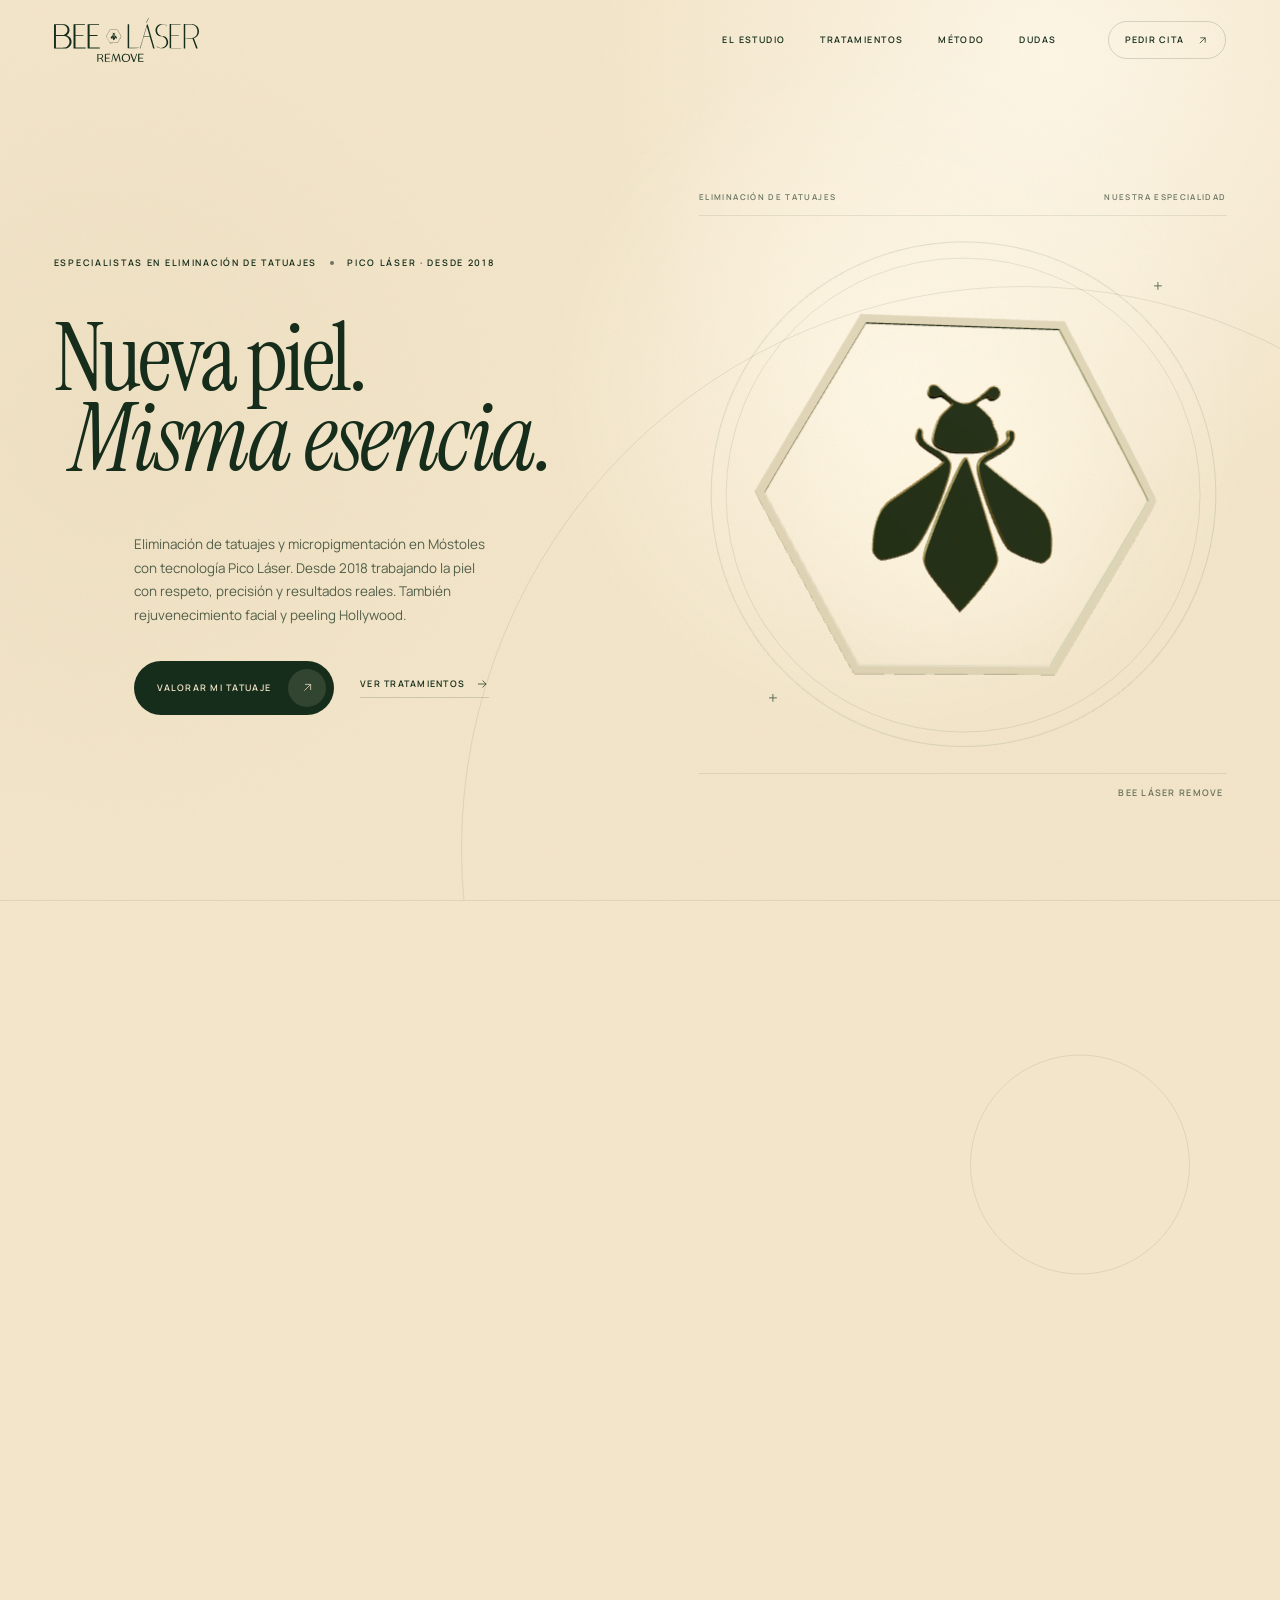
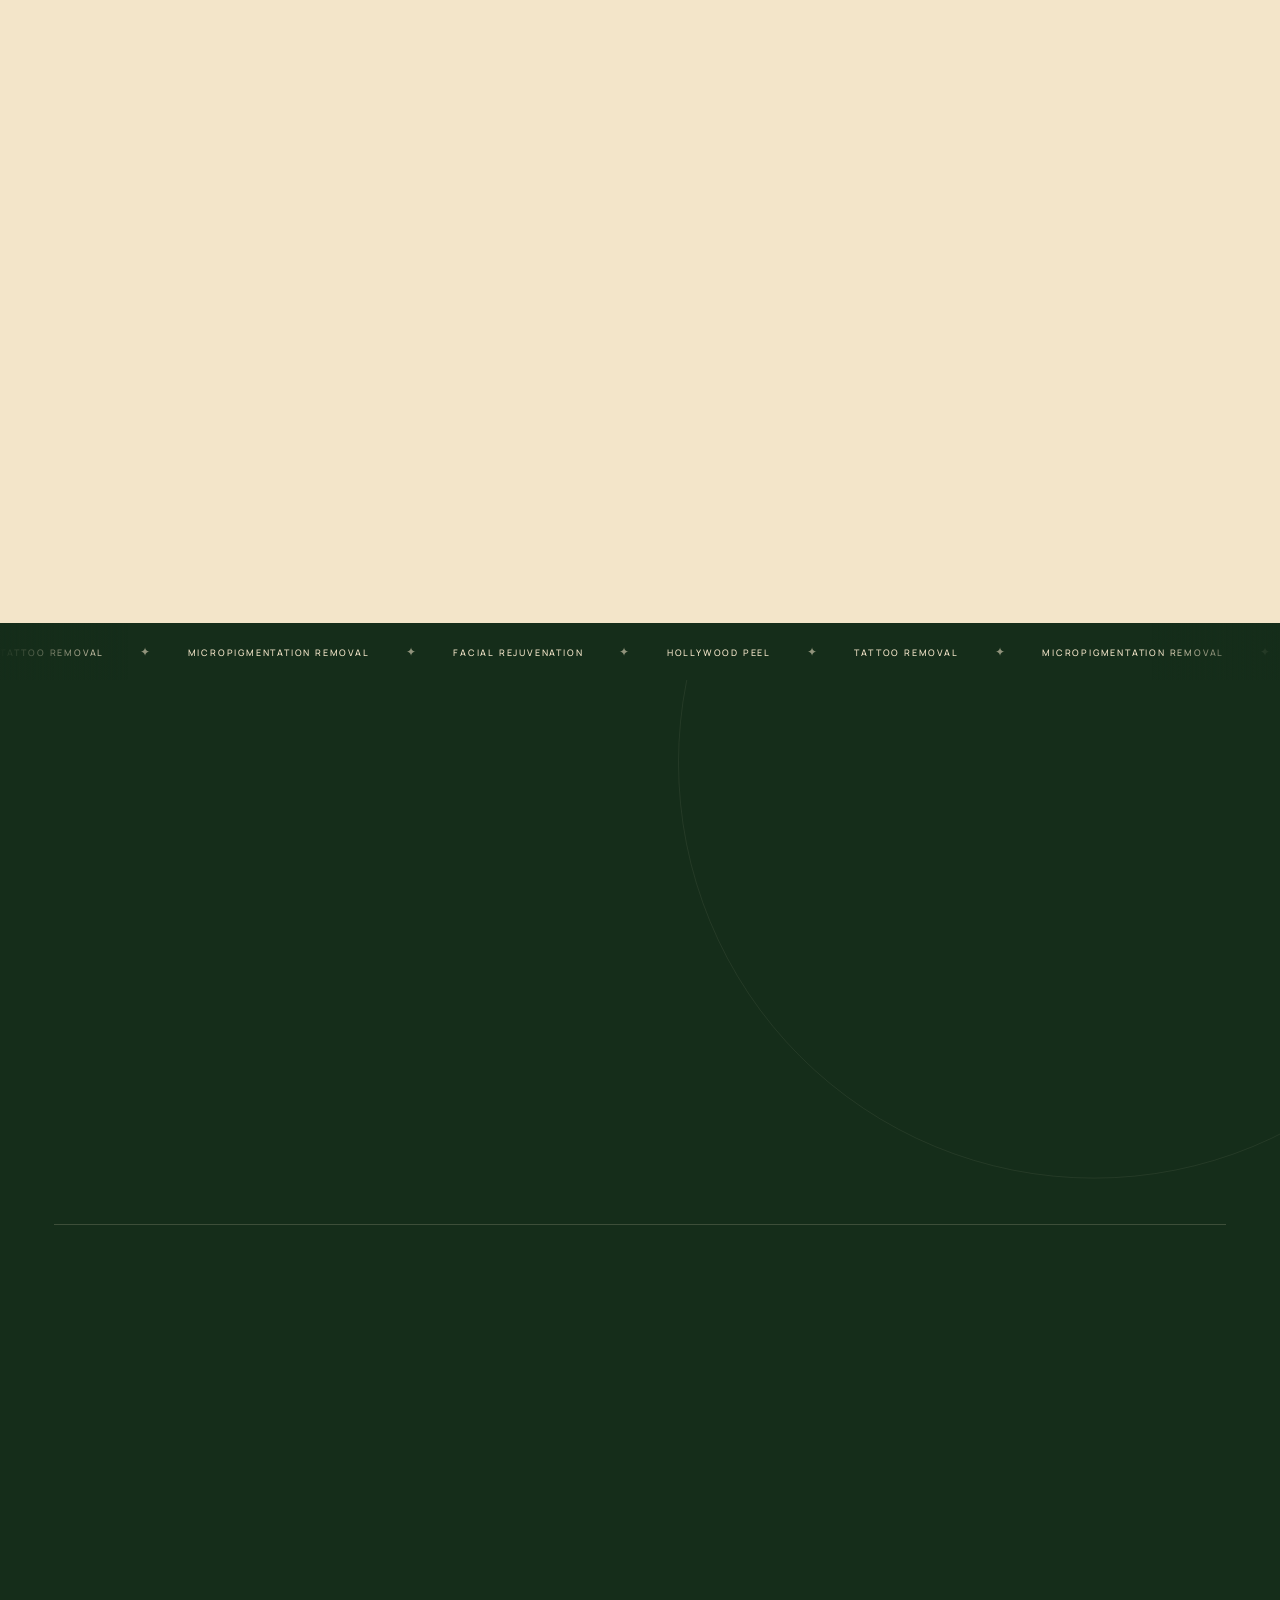
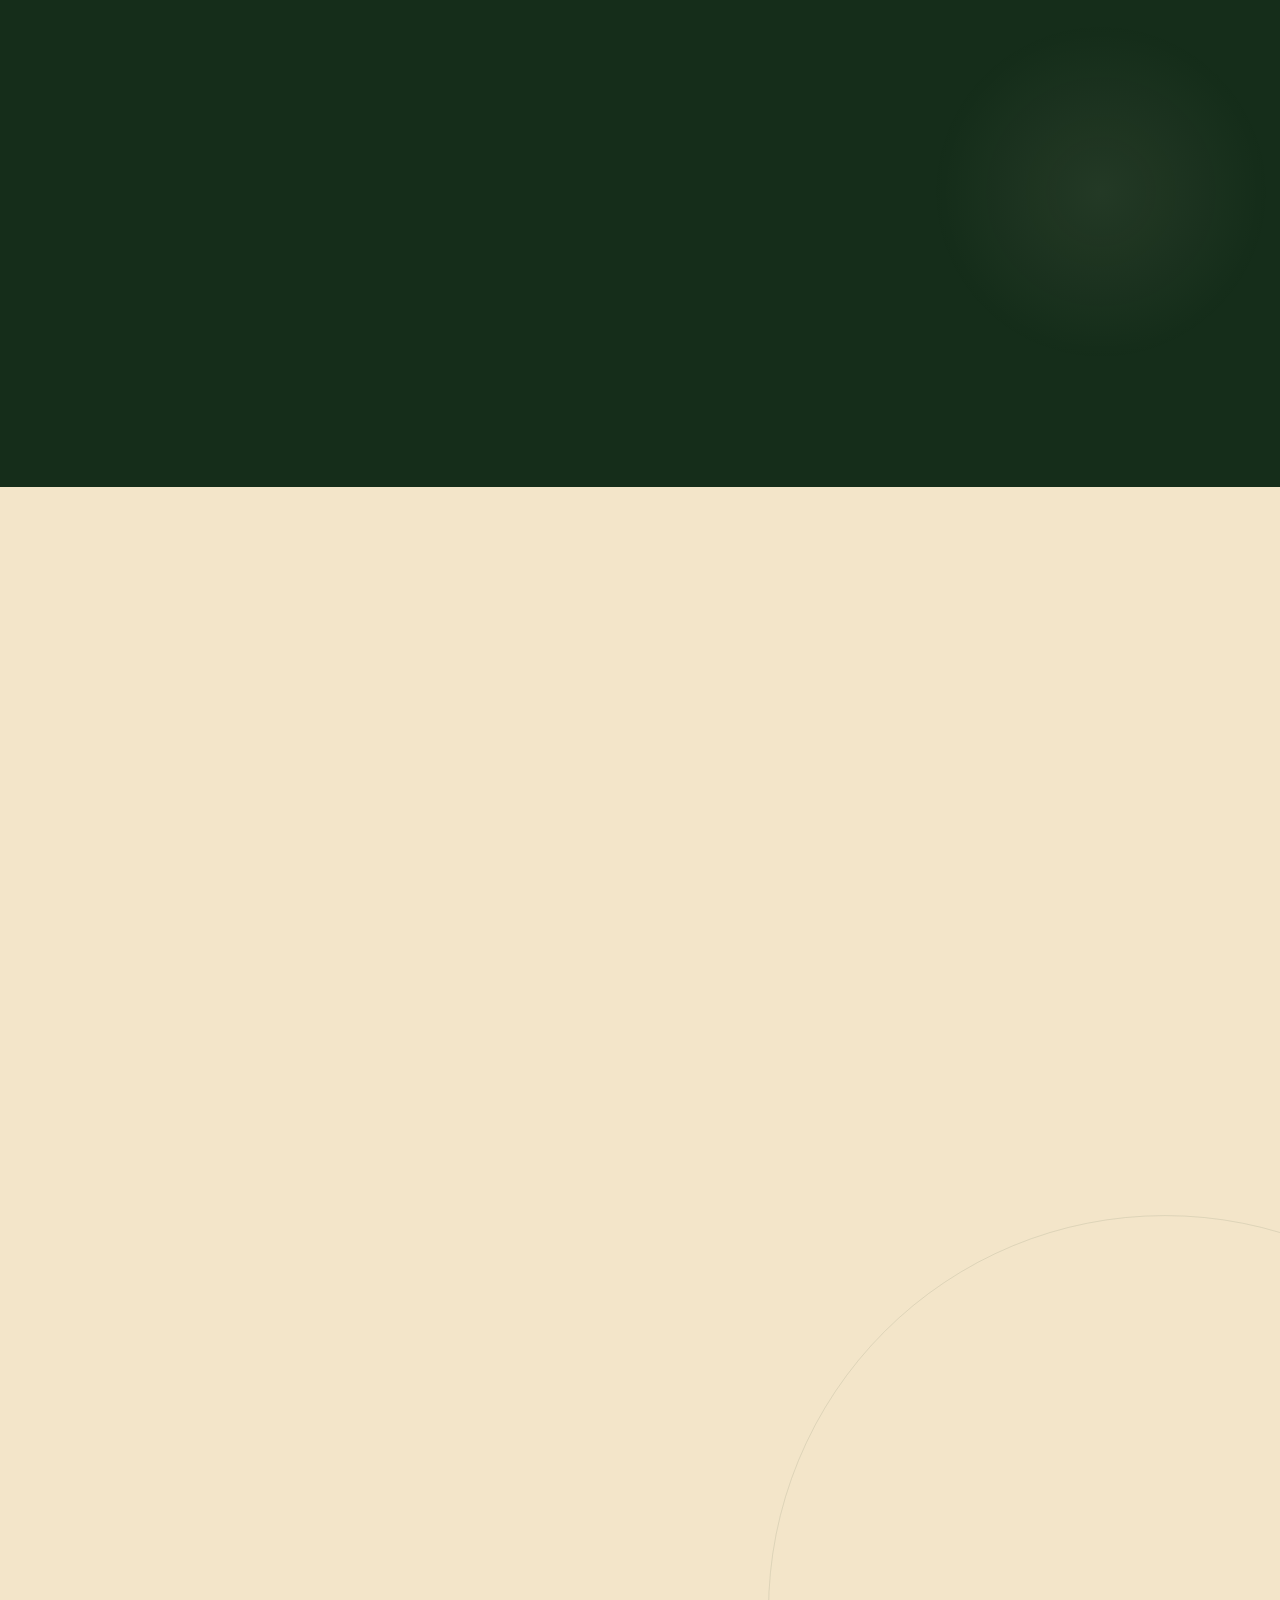
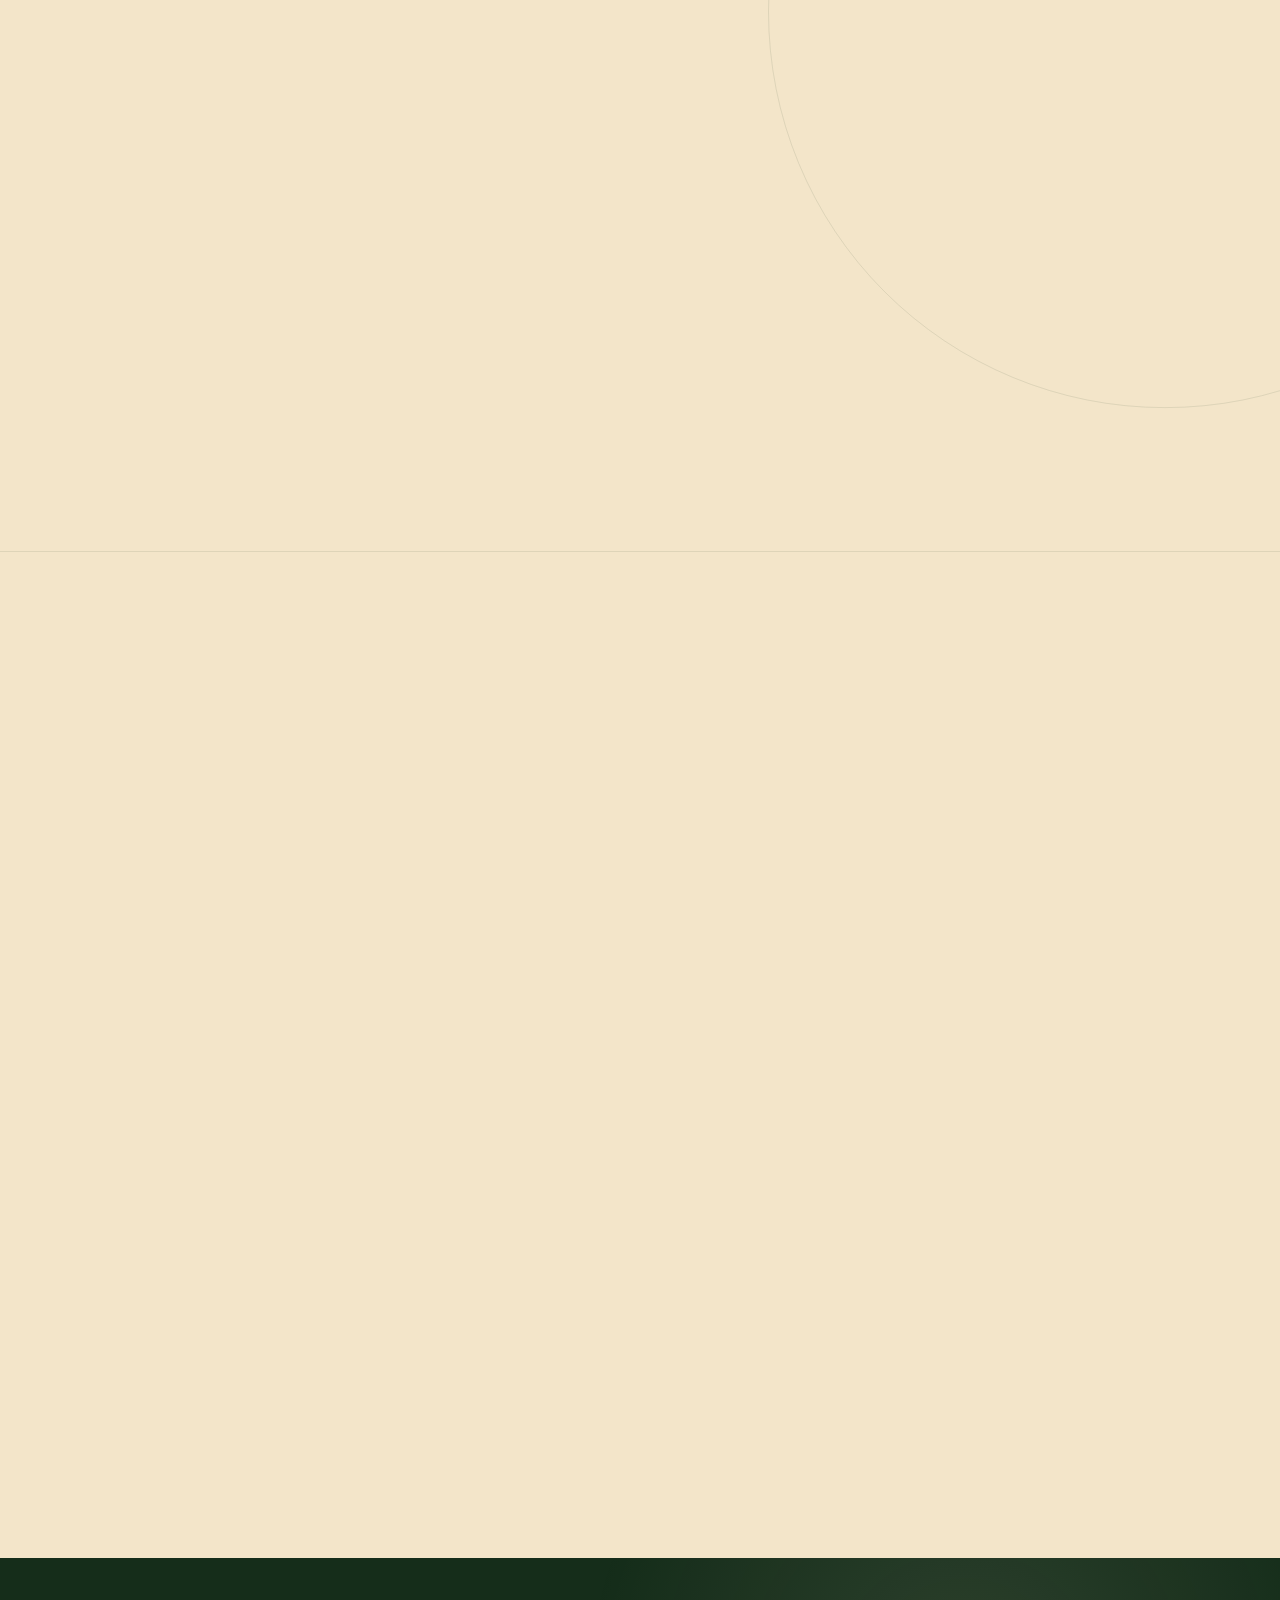
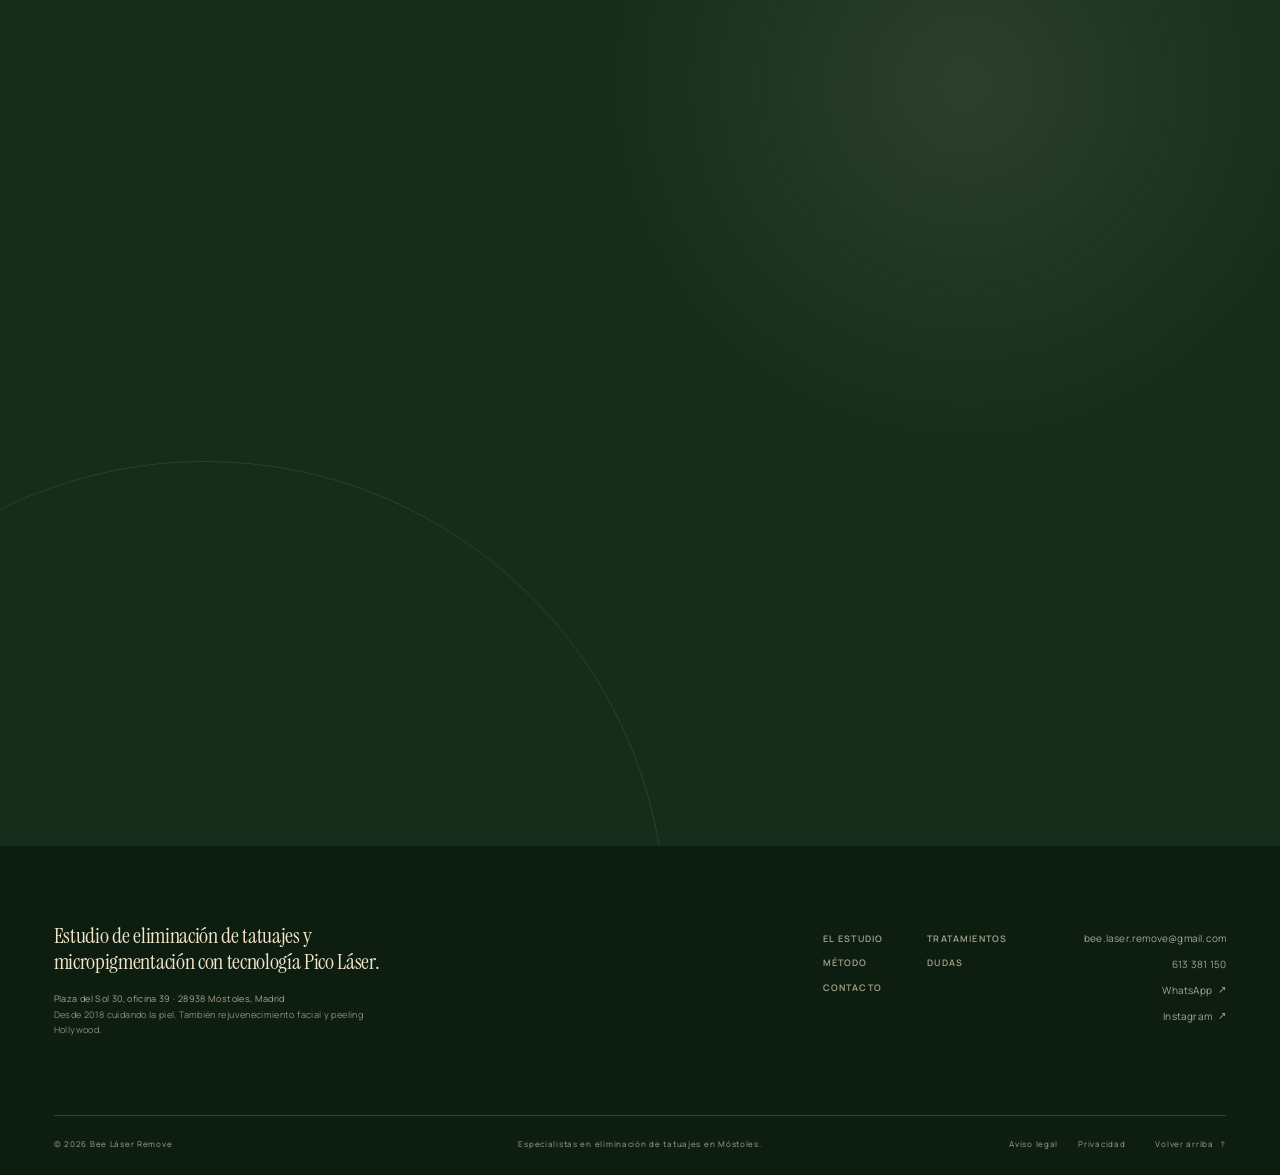
<file: index.html>
<!doctype html>
<html lang="es">
<head>
  <meta charset="utf-8">
  <meta name="viewport" content="width=device-width, initial-scale=1">
  <meta name="theme-color" content="#152d1a">
  <title>Bee Láser Remove | Eliminación de tatuajes</title>
  <meta name="description" content="Eliminación de tatuajes y micropigmentación con tecnología Pico Láser en Móstoles, Madrid. Desde 2018 cuidando la piel. Pide tu valoración sin compromiso.">
  <meta name="robots" content="index, follow, max-image-preview:large">
  <meta name="author" content="Bee Láser Remove">
  <link rel="canonical" href="https://beelaserremove.com/">

  <meta property="og:type" content="website">
  <meta property="og:site_name" content="Bee Láser Remove">
  <meta property="og:locale" content="es_ES">
  <meta property="og:title" content="Bee Láser Remove | Eliminación de tatuajes">
  <meta property="og:description" content="Eliminación de tatuajes y micropigmentación con tecnología Pico Láser en Móstoles. Desde 2018 trabajando la piel con respeto, precisión y resultados reales.">
  <meta property="og:url" content="https://beelaserremove.com/">
  <meta property="og:image" content="https://beelaserremove.com/assets/og-cover.png">
  <meta property="og:image:width" content="1200">
  <meta property="og:image:height" content="630">
  <meta property="og:image:alt" content="Bee Láser Remove, estudio de eliminación de tatuajes en Móstoles">

  <meta name="twitter:card" content="summary_large_image">
  <meta name="twitter:title" content="Bee Láser Remove | Eliminación de tatuajes">
  <meta name="twitter:description" content="Eliminación de tatuajes y micropigmentación con tecnología Pico Láser en Móstoles. Desde 2018 cuidando la piel.">
  <meta name="twitter:image" content="https://beelaserremove.com/assets/og-cover.png">

  <meta name="geo.region" content="ES-MD">
  <meta name="geo.placename" content="Móstoles, Madrid">
  <meta name="geo.position" content="40.3081321;-3.8656496">
  <meta name="ICBM" content="40.3081321, -3.8656496">

  <link rel="icon" href="assets/favicon.svg" type="image/svg+xml">
  <link rel="icon" href="assets/favicon.png" type="image/png">
  <link rel="apple-touch-icon" href="assets/apple-touch-icon.png">
  <link rel="preload" href="assets/fonts/instrument-serif.woff2" as="font" type="font/woff2" crossorigin>
  <link rel="preload" href="assets/fonts/instrument-serif-italic.woff2" as="font" type="font/woff2" crossorigin>
  <link rel="preload" href="assets/fonts/manrope.woff2" as="font" type="font/woff2" crossorigin>
  <link rel="stylesheet" href="css/styles.css">
  <script type="application/ld+json">
    {
      "@context": "https://schema.org",
      "@graph": [
        {
          "@type": ["HealthAndBeautyBusiness", "LocalBusiness"],
          "@id": "https://beelaserremove.com/#business",
          "name": "Bee Láser Remove",
          "alternateName": "Bee Láser Remove Móstoles",
          "slogan": "Nueva piel. Misma esencia.",
          "description": "Estudio especializado en eliminación de tatuajes y micropigmentación con tecnología Pico Láser en Móstoles, Madrid. Desde 2018 cuidando la piel.",
          "url": "https://beelaserremove.com/",
          "logo": "https://beelaserremove.com/assets/logo-lockup.svg",
          "image": "https://beelaserremove.com/assets/og-cover.png",
          "telephone": "+34613381150",
          "email": "bee.laser.remove@gmail.com",
          "priceRange": "€€",
          "currenciesAccepted": "EUR",
          "foundingDate": "2018",
          "address": {
            "@type": "PostalAddress",
            "streetAddress": "Plaza del Sol 30, oficina 39",
            "postalCode": "28938",
            "addressLocality": "Móstoles",
            "addressRegion": "Madrid",
            "addressCountry": "ES"
          },
          "geo": {
            "@type": "GeoCoordinates",
            "latitude": 40.3081321,
            "longitude": -3.8656496
          },
          "hasMap": "https://maps.app.goo.gl/kRu5nAzLCQn5UZ1bA",
          "areaServed": [
            { "@type": "City", "name": "Móstoles" },
            { "@type": "City", "name": "Alcorcón" },
            { "@type": "City", "name": "Fuenlabrada" },
            { "@type": "City", "name": "Arroyomolinos" },
            { "@type": "City", "name": "Madrid" }
          ],
          "sameAs": ["https://www.instagram.com/bee_laser_remove/"],
          "knowsAbout": [
            "Eliminación de tatuajes",
            "Eliminación de micropigmentación",
            "Rejuvenecimiento facial",
            "Peeling Hollywood",
            "Tecnología Pico Láser"
          ],
          "hasOfferCatalog": {
            "@type": "OfferCatalog",
            "name": "Tratamientos de Bee Láser Remove",
            "itemListElement": [
              { "@type": "Offer", "itemOffered": { "@id": "https://beelaserremove.com/#tattoo-removal" } },
              { "@type": "Offer", "itemOffered": { "@id": "https://beelaserremove.com/#micropigmentation-removal" } },
              { "@type": "Offer", "itemOffered": { "@id": "https://beelaserremove.com/#facial-rejuvenation" } },
              { "@type": "Offer", "itemOffered": { "@id": "https://beelaserremove.com/#hollywood-peel" } }
            ]
          }
        },
        {
          "@type": "Service",
          "@id": "https://beelaserremove.com/#tattoo-removal",
          "name": "Eliminación de tatuajes",
          "serviceType": "Eliminación de tatuajes",
          "description": "Eliminación de tatuajes con tecnología Pico Láser en Móstoles, Madrid. Protocolo personalizado según la tinta, la zona y la piel.",
          "provider": { "@id": "https://beelaserremove.com/#business" },
          "areaServed": { "@type": "City", "name": "Móstoles" },
          "url": "https://beelaserremove.com/#tratamientos"
        },
        {
          "@type": "Service",
          "@id": "https://beelaserremove.com/#micropigmentation-removal",
          "name": "Eliminación de micropigmentación",
          "serviceType": "Eliminación de micropigmentación",
          "description": "Retirada de micropigmentación cosmética no deseada en cejas, labios y ojos con un enfoque gradual y conservador.",
          "provider": { "@id": "https://beelaserremove.com/#business" },
          "areaServed": { "@type": "City", "name": "Móstoles" },
          "url": "https://beelaserremove.com/#tratamientos"
        },
        {
          "@type": "Service",
          "@id": "https://beelaserremove.com/#facial-rejuvenation",
          "name": "Rejuvenecimiento facial",
          "serviceType": "Rejuvenecimiento facial",
          "description": "Tratamiento para recuperar luminosidad, suavizar la textura y estimular la firmeza natural de la piel.",
          "provider": { "@id": "https://beelaserremove.com/#business" },
          "areaServed": { "@type": "City", "name": "Móstoles" },
          "url": "https://beelaserremove.com/#tratamientos"
        },
        {
          "@type": "Service",
          "@id": "https://beelaserremove.com/#hollywood-peel",
          "name": "Peeling Hollywood",
          "serviceType": "Peeling Hollywood",
          "description": "Protocolo de carbón activado y luz para renovar la superficie de la piel y conseguir un acabado luminoso.",
          "provider": { "@id": "https://beelaserremove.com/#business" },
          "areaServed": { "@type": "City", "name": "Móstoles" },
          "url": "https://beelaserremove.com/#tratamientos"
        },
        {
          "@type": "WebSite",
          "@id": "https://beelaserremove.com/#website",
          "url": "https://beelaserremove.com/",
          "name": "Bee Láser Remove",
          "inLanguage": "es-ES",
          "publisher": { "@id": "https://beelaserremove.com/#business" }
        },
        {
          "@type": "FAQPage",
          "@id": "https://beelaserremove.com/#faq",
          "mainEntity": [
            {
              "@type": "Question",
              "name": "¿Cómo es la primera visita?",
              "acceptedAnswer": {
                "@type": "Answer",
                "text": "Es una valoración privada. Revisamos tu tatuaje, la tinta, la zona y tu piel, hablamos de tus objetivos y te explicamos qué opciones tienen sentido. No es necesario que decidas nada en el momento."
              }
            },
            {
              "@type": "Question",
              "name": "¿Qué tecnología utilizáis?",
              "acceptedAnswer": {
                "@type": "Answer",
                "text": "Trabajamos con tecnología Pico Láser, pensada para fragmentar el pigmento con pulsos muy cortos y cuidar la piel. Ajustamos los parámetros a cada tatuaje, a la zona y a tu respuesta en cada sesión."
              }
            },
            {
              "@type": "Question",
              "name": "¿Cuántas sesiones necesitaré?",
              "acceptedAnswer": {
                "@type": "Answer",
                "text": "No hay una respuesta única. Depende del tipo de tinta, la antigüedad del tatuaje, la zona, tu piel y la respuesta de cada sesión. Tras valorarte, te daremos una previsión realista y revisaremos el plan a medida que avanza el tratamiento."
              }
            },
            {
              "@type": "Question",
              "name": "¿Duele?",
              "acceptedAnswer": {
                "@type": "Answer",
                "text": "La sensación varía según la persona y la zona. Adaptamos los parámetros y el ritmo de la sesión para que sea lo más cómoda posible, y te explicamos cómo prepararte y cuidarte después."
              }
            },
            {
              "@type": "Question",
              "name": "¿Puedo borrar un tatuaje de color?",
              "acceptedAnswer": {
                "@type": "Answer",
                "text": "Cada combinación de piel y pigmento responde de forma distinta. No todas las tintas reaccionan igual, por eso no trabajamos con protocolos en serie: primero comprobamos qué tratamiento encaja con tu caso y ajustamos la estrategia."
              }
            },
            {
              "@type": "Question",
              "name": "¿Queda marca o cicatriz?",
              "acceptedAnswer": {
                "@type": "Answer",
                "text": "Nuestra prioridad es cuidar la piel mientras retiramos el pigmento. Seguimos un protocolo de preparación y cuidado, y espaciamos las sesiones lo necesario. En la valoración revisamos tu piel y te explicamos qué puedes esperar en tu caso concreto."
              }
            }
          ]
        }
      ]
    }
  </script>
  <script>document.documentElement.classList.add('js');</script>
  <script src="js/config.js"></script>
  <script src="js/main.js" defer></script>
  <script type="importmap">
    {
      "imports": {
        "three": "./assets/vendor/three.module.min.js"
      }
    }
  </script>
  <script type="module" src="js/hero3d.js"></script>
</head>
<body>
  <a class="skip-link" href="#contenido">Saltar al contenido</a>
  <div class="grain" aria-hidden="true"></div>

  <header class="site-header" data-header>
    <a class="brand" href="#inicio" aria-label="Bee Láser Remove, ir al inicio">
      <img class="brand__logo brand__logo--ink" src="assets/logo-lockup.svg" width="2549" height="772" alt="" fetchpriority="high">
      <img class="brand__logo brand__logo--cream" src="assets/logo-lockup-light.svg" width="2549" height="772" alt="" aria-hidden="true">
    </a>

    <nav class="desktop-nav" aria-label="Navegación principal">
      <a href="#estudio">El estudio</a>
      <a href="#tratamientos">Tratamientos</a>
      <a href="#metodo">Método</a>
      <a href="#faq">Dudas</a>
    </nav>

    <a class="header-cta" href="https://wa.me/34613381150" target="_blank" rel="noopener" data-whatsapp-cta>
      <span>Pedir cita</span>
      <svg viewBox="0 0 24 24" aria-hidden="true"><path d="M7 17 17 7M8 7h9v9"/></svg>
    </a>

    <button class="menu-toggle" type="button" aria-expanded="false" aria-controls="mobile-menu" aria-label="Abrir menú" data-menu-toggle>
      <span></span>
      <span></span>
    </button>

    <span class="scroll-progress" data-scroll-progress aria-hidden="true"></span>
  </header>

  <div class="mobile-menu" id="mobile-menu" aria-hidden="true" data-menu>
    <div class="mobile-menu__inner">
      <p class="mobile-menu__label">Navega despacio</p>
      <nav class="mobile-menu__nav" aria-label="Navegación móvil">
        <a href="#estudio"><span>01</span>El estudio</a>
        <a href="#tratamientos"><span>02</span>Tratamientos</a>
        <a href="#metodo"><span>03</span>Método</a>
        <a href="#faq"><span>04</span>Dudas</a>
        <a href="#contacto"><span>05</span>Contacto</a>
      </nav>
      <div class="mobile-menu__foot">
        <a class="mobile-menu__cta" href="https://wa.me/" target="_blank" rel="noopener" data-whatsapp-link hidden>
          <span>Pedir cita por WhatsApp</span>
          <span class="button__icon" aria-hidden="true">
            <svg viewBox="0 0 24 24"><path d="M7 17 17 7M8 7h9v9"/></svg>
          </span>
        </a>
        <a href="mailto:bee.laser.remove@gmail.com" data-email-link data-email-text>bee.laser.remove@gmail.com</a>
        <a href="tel:" data-phone-link data-phone-text hidden></a>
        <a class="has-arrow" href="https://www.instagram.com/bee_laser_remove/" target="_blank" rel="noopener" data-instagram-link>Instagram <span aria-hidden="true">&#8599;&#65038;</span></a>
        <p>Solo con cita previa</p>
      </div>
    </div>
  </div>

  <main id="contenido">
    <section class="hero" id="inicio" aria-labelledby="hero-title">
      <div class="hero__aura" aria-hidden="true" data-parallax="58"></div>
      <div class="container hero__grid">
        <div class="hero__copy">
          <p class="eyebrow hero__eyebrow">
            <span>Especialistas en eliminación de tatuajes</span>
            <span class="eyebrow__dot" aria-hidden="true"></span>
            <span>Pico Láser · Desde 2018</span>
          </p>

          <h1 class="hero__title" id="hero-title">
            <span class="hero__line"><span>Nueva piel.</span></span>
            <span class="hero__line hero__line--italic"><span>Misma esencia.</span></span>
          </h1>

          <div class="hero__bottom">
            <p class="hero__lede">Eliminación de tatuajes y micropigmentación en Móstoles con tecnología Pico Láser. Desde 2018 trabajando la piel con respeto, precisión y resultados reales. También rejuvenecimiento facial y peeling Hollywood.</p>
            <div class="hero__actions">
              <a class="button button--primary" href="https://wa.me/34613381150" target="_blank" rel="noopener" data-whatsapp-cta>
                <span>Valorar mi tatuaje</span>
                <span class="button__icon" aria-hidden="true">
                  <svg viewBox="0 0 24 24"><path d="M7 17 17 7M8 7h9v9"/></svg>
                </span>
              </a>
              <a class="text-link" href="#tratamientos">
                Ver tratamientos
                <svg viewBox="0 0 24 24" aria-hidden="true"><path d="M5 12h14M13 6l6 6-6 6"/></svg>
              </a>
            </div>
          </div>
        </div>

        <div class="hero__visual" data-hero-visual>
          <div class="hero__visual-top">
            <span>Eliminación de tatuajes</span>
            <span>Nuestra especialidad</span>
          </div>

          <div class="orb" data-orb>
            <div class="orb__halo" aria-hidden="true"></div>
            <div class="orb__fallback" aria-hidden="true">
              <span class="orb__fallback-disc"></span>
              <img class="orb__fallback-bee" src="assets/bee-mark.svg" width="267" height="237" alt="">
              <span class="orb__fallback-ring"></span>
            </div>
            <canvas id="hero-canvas" aria-hidden="true"></canvas>
            <span class="orb__cross orb__cross--top" aria-hidden="true">+</span>
            <span class="orb__cross orb__cross--bottom" aria-hidden="true">+</span>
          </div>

          <div class="hero__visual-bottom">
            <p class="orb-coord">Bee Láser Remove</p>
          </div>
        </div>
      </div>
    </section>

    <section class="manifesto section" id="estudio" aria-labelledby="manifesto-title" data-parallax="36">
      <div class="container">
        <div class="section-label reveal">
          <span class="section-label__num">01</span>
          <span class="section-label__line" aria-hidden="true"></span>
          <span>El estudio</span>
        </div>

        <div class="manifesto__grid">
          <div class="manifesto__statement reveal">
            <span class="star-mark" aria-hidden="true">
              <svg viewBox="0 0 64 64"><path d="M32 2v60M2 32h60M11 11l42 42M53 11 11 53"/></svg>
            </span>
            <h2 id="manifesto-title">La tinta guarda historias.<br>Algunas ya no necesitan <em>quedarse.</em></h2>
          </div>

          <div class="manifesto__copy reveal" data-reveal-delay="120">
            <p class="manifesto__lead">La eliminación de tatuajes es el corazón de Bee Láser Remove. Desde 2018 cuidamos tu piel con tecnología Pico Láser en nuestro estudio de Móstoles, Madrid.</p>
            <p>Trabajamos con tinta antigua, tatuajes que ya no te representan y micropigmentación que necesita un nuevo punto de partida. Recibimos con cita previa a personas de cualquier parte. Sin prisas. Sin fórmulas que no encajen contigo.</p>
            <p>También cuidamos la piel con rejuvenecimiento facial y peeling Hollywood, siempre desde la naturalidad y el criterio. Porque el mejor resultado no es el que te cambia: es el que hace que sigas pareciendo tú.</p>
            <a class="button button--outline button--compact manifesto__link" href="https://wa.me/34613381150" target="_blank" rel="noopener" data-whatsapp-cta>
              <span>Valorar mi tatuaje</span>
              <span class="button__icon" aria-hidden="true">
                <svg viewBox="0 0 24 24"><path d="M7 17 17 7M8 7h9v9"/></svg>
              </span>
            </a>
          </div>
        </div>

        <div class="manifesto__foot reveal">
          <p>Nueva piel.<br>Misma esencia.</p>
          <div class="manifesto__index" aria-hidden="true">
            <span>Est. 2018</span>
            <span>BEE LÁSER REMOVE / 01</span>
          </div>
        </div>
      </div>
    </section>

    <div class="marquee" aria-hidden="true">
      <div class="marquee__track">
        <div class="marquee__group">
          <span>Tattoo removal</span><span class="marquee__star">✦</span>
          <span>Micropigmentation removal</span><span class="marquee__star">✦</span>
          <span>Facial rejuvenation</span><span class="marquee__star">✦</span>
          <span>Hollywood peel</span><span class="marquee__star">✦</span>
        </div>
        <div class="marquee__group">
          <span>Tattoo removal</span><span class="marquee__star">✦</span>
          <span>Micropigmentation removal</span><span class="marquee__star">✦</span>
          <span>Facial rejuvenation</span><span class="marquee__star">✦</span>
          <span>Hollywood peel</span><span class="marquee__star">✦</span>
        </div>
      </div>
    </div>

    <section class="treatments section section--dark" id="tratamientos" aria-labelledby="treatments-title" data-parallax="52">
      <div class="container">
        <div class="section-label section-label--light reveal">
          <span class="section-label__num">02</span>
          <span class="section-label__line" aria-hidden="true"></span>
          <span>Tratamientos</span>
        </div>

        <div class="treatments__head">
          <h2 class="reveal" id="treatments-title">Cuatro formas<br>de volver <em>a ti.</em></h2>
          <p class="treatments__intro reveal" data-reveal-delay="120">La eliminación de tatuajes es nuestra especialidad. Cada tinta, cada zona y cada piel piden un protocolo distinto. Después, cuidamos también lo demás.</p>
        </div>

        <div class="treatment-list" data-accordion>
          <article class="treatment is-open reveal">
            <h3>
              <button class="treatment__trigger" type="button" aria-expanded="true" aria-controls="treatment-panel-1" id="treatment-trigger-1">
                <span class="treatment__num">01</span>
                <span class="treatment__name">Eliminación de tatuajes</span>
                <span class="treatment__tag treatment__tag--accent">Nuestra especialidad</span>
                <span class="treatment__icon" aria-hidden="true"></span>
              </button>
            </h3>
            <div class="treatment__panel" id="treatment-panel-1" role="region" aria-labelledby="treatment-trigger-1">
              <div class="treatment__panel-inner">
                <p>Trabajamos con tecnología Pico Láser para descomponer el pigmento con pulsos muy cortos, cuidando la piel y buscando resultados visibles. Ajustamos la energía y el ritmo de cada sesión a la tinta, la zona y tu respuesta.</p>
                <a class="button button--cream button--compact treatment__action" href="https://wa.me/34613381150" target="_blank" rel="noopener" data-whatsapp-cta data-treatment-link="Eliminación de tatuajes">
                  <span>Consultar mi caso</span>
                  <span class="button__icon" aria-hidden="true">
                    <svg viewBox="0 0 24 24"><path d="M7 17 17 7M8 7h9v9"/></svg>
                  </span>
                </a>
              </div>
            </div>
          </article>

          <article class="treatment reveal">
            <h3>
              <button class="treatment__trigger" type="button" aria-expanded="false" aria-controls="treatment-panel-2" id="treatment-trigger-2">
                <span class="treatment__num">02</span>
                <span class="treatment__name">Eliminación de micropigmentación</span>
                <span class="treatment__tag">Cejas / Labios / Ojos</span>
                <span class="treatment__icon" aria-hidden="true"></span>
              </button>
            </h3>
            <div class="treatment__panel" id="treatment-panel-2" role="region" aria-labelledby="treatment-trigger-2">
              <div class="treatment__panel-inner">
                <p>Retiramos pigmento cosmético no deseado o desactualizado con un enfoque gradual y conservador. Un protocolo delicado para volver a empezar con tu mirada.</p>
                <a class="button button--cream button--compact treatment__action" href="https://wa.me/34613381150" target="_blank" rel="noopener" data-whatsapp-cta data-treatment-link="Eliminación de micropigmentación">
                  <span>Consultar mi caso</span>
                  <span class="button__icon" aria-hidden="true">
                    <svg viewBox="0 0 24 24"><path d="M7 17 17 7M8 7h9v9"/></svg>
                  </span>
                </a>
              </div>
            </div>
          </article>

          <article class="treatment reveal">
            <h3>
              <button class="treatment__trigger" type="button" aria-expanded="false" aria-controls="treatment-panel-3" id="treatment-trigger-3">
                <span class="treatment__num">03</span>
                <span class="treatment__name">Rejuvenecimiento facial</span>
                <span class="treatment__tag">Textura / Luz</span>
                <span class="treatment__icon" aria-hidden="true"></span>
              </button>
            </h3>
            <div class="treatment__panel" id="treatment-panel-3" role="region" aria-labelledby="treatment-trigger-3">
              <div class="treatment__panel-inner">
                <p>Trabajamos la calidad de la piel para recuperar luminosidad, suavizar la textura y estimular su firmeza natural. El objetivo no es transformarte: es que te reconozcas.</p>
                <a class="button button--cream button--compact treatment__action" href="https://wa.me/34613381150" target="_blank" rel="noopener" data-whatsapp-cta data-treatment-link="Rejuvenecimiento facial">
                  <span>Consultar mi caso</span>
                  <span class="button__icon" aria-hidden="true">
                    <svg viewBox="0 0 24 24"><path d="M7 17 17 7M8 7h9v9"/></svg>
                  </span>
                </a>
              </div>
            </div>
          </article>

          <article class="treatment reveal">
            <h3>
              <button class="treatment__trigger" type="button" aria-expanded="false" aria-controls="treatment-panel-4" id="treatment-trigger-4">
                <span class="treatment__num">04</span>
                <span class="treatment__name">Peeling Hollywood</span>
                <span class="treatment__tag">Glow / Ocasión</span>
                <span class="treatment__icon" aria-hidden="true"></span>
              </button>
            </h3>
            <div class="treatment__panel" id="treatment-panel-4" role="region" aria-labelledby="treatment-trigger-4">
              <div class="treatment__panel-inner">
                <p>Un protocolo de carbón activado y luz para renovar la superficie de la piel y conseguir un acabado luminoso. El gesto perfecto antes de un evento o cuando quieres verte descansada.</p>
                <a class="button button--cream button--compact treatment__action" href="https://wa.me/34613381150" target="_blank" rel="noopener" data-whatsapp-cta data-treatment-link="Peeling Hollywood">
                  <span>Consultar mi caso</span>
                  <span class="button__icon" aria-hidden="true">
                    <svg viewBox="0 0 24 24"><path d="M7 17 17 7M8 7h9v9"/></svg>
                  </span>
                </a>
              </div>
            </div>
          </article>
        </div>

        <p class="treatment-note reveal">Los resultados y el número de sesiones varían según cada piel, zona y pigmento. La valoración previa es imprescindible.</p>
      </div>
    </section>

    <section class="method section" id="metodo" aria-labelledby="method-title" data-parallax="42">
      <div class="container">
        <div class="section-label reveal">
          <span class="section-label__num">03</span>
          <span class="section-label__line" aria-hidden="true"></span>
          <span>El método</span>
        </div>

        <div class="method__top">
          <div class="method__intro reveal">
            <h2 id="method-title">Precisión<br>sin <em>prisa.</em></h2>
            <p>La eliminación de un tatuaje requiere tiempo, criterio y un plan solo tuyo. Sin promesas imposibles. Sin sesiones de más.</p>
          </div>

          <div class="orbit-wrap reveal" data-reveal-delay="120" data-tilt>
            <div class="orbit" aria-hidden="true">
              <div class="orbit__rings">
                <span class="orbit__ring orbit__ring--one"></span>
                <span class="orbit__ring orbit__ring--two"></span>
                <span class="orbit__ring orbit__ring--three"></span>
                <span class="orbit__satellite"></span>
              </div>
              <div class="orbit__core">
                <img class="orbit__mark" src="assets/bee-silhouette.svg" width="123" height="152" alt="" aria-hidden="true">
              </div>
              <span class="orbit__core-label" aria-hidden="true">método</span>
              <div class="orbit__annotation orbit__annotation--one">
                <span>01</span>
                <span>Escuchar</span>
              </div>
              <div class="orbit__annotation orbit__annotation--two">
                <span>02</span>
                <span>Diseñar</span>
              </div>
              <div class="orbit__annotation orbit__annotation--three">
                <span>03</span>
                <span>Acompañar</span>
              </div>
            </div>
            <p class="orbit-wrap__caption">Tres tiempos.<br>Un solo cuidado.</p>
          </div>
        </div>

        <ol class="method__steps">
          <li class="reveal">
            <div class="method-step__head">
              <span>01</span>
              <span class="method-step__line" aria-hidden="true"></span>
            </div>
            <h3>Escuchar</h3>
            <p>Analizamos la tinta, la zona y tu piel. También tu historial y aquello que quieres conseguir. La primera cita es una conversación honesta, no una lista de tratamientos.</p>
          </li>
          <li class="reveal" data-reveal-delay="90">
            <div class="method-step__head">
              <span>02</span>
              <span class="method-step__line" aria-hidden="true"></span>
            </div>
            <h3>Diseñar</h3>
            <p>Definimos el protocolo, los parámetros y el tiempo que necesita tu tatuaje. Te explicamos qué esperar, cuántas sesiones planteamos y cómo cuidarte entre ellas.</p>
          </li>
          <li class="reveal" data-reveal-delay="180">
            <div class="method-step__head">
              <span>03</span>
              <span class="method-step__line" aria-hidden="true"></span>
            </div>
            <h3>Acompañar</h3>
            <p>Cada piel responde a su ritmo. Ajustamos el plan según tu evolución y mantenemos el cuidado también fuera del estudio, con pautas claras para tu día a día.</p>
          </li>
        </ol>

        <div class="method__quote reveal">
          <p>“El mejor resultado es el que vuelve a parecer tuyo.” <span class="method__quote-author">— BEE LÁSER REMOVE</span></p>
        </div>
      </div>
    </section>

    <section class="faq section" id="faq" aria-labelledby="faq-title">
      <div class="container">
        <div class="section-label reveal">
          <span class="section-label__num">04</span>
          <span class="section-label__line" aria-hidden="true"></span>
          <span>Antes de venir</span>
        </div>

        <div class="faq__grid">
          <div class="faq__intro reveal">
            <h2 id="faq-title">Lo que quizá<br>te estás <em>preguntando.</em></h2>
            <p>Y si tu duda no está aquí, escríbenos. Respondemos personalmente.</p>
            <a class="button button--outline button--compact faq__cta" href="https://wa.me/34613381150" target="_blank" rel="noopener" data-whatsapp-cta>
              <span>Hablemos</span>
              <span class="button__icon" aria-hidden="true">
                <svg viewBox="0 0 24 24"><path d="M7 17 17 7M8 7h9v9"/></svg>
              </span>
            </a>
          </div>

          <div class="faq__list reveal" data-reveal-delay="120">
            <details name="faq" open>
              <summary>
                <span>¿Cómo es la primera visita?</span>
                <span class="faq__icon" aria-hidden="true"></span>
              </summary>
              <div class="faq__answer"><p>Es una valoración privada. Revisamos tu tatuaje, la tinta, la zona y tu piel, hablamos de tus objetivos y te explicamos qué opciones tienen sentido. No es necesario que decidas nada en el momento.</p></div>
            </details>
            <details name="faq">
              <summary>
                <span>¿Qué tecnología utilizáis?</span>
                <span class="faq__icon" aria-hidden="true"></span>
              </summary>
              <div class="faq__answer"><p>Trabajamos con tecnología Pico Láser, pensada para fragmentar el pigmento con pulsos muy cortos y cuidar la piel. Ajustamos los parámetros a cada tatuaje, a la zona y a tu respuesta en cada sesión.</p></div>
            </details>
            <details name="faq">
              <summary>
                <span>¿Cuántas sesiones necesitaré?</span>
                <span class="faq__icon" aria-hidden="true"></span>
              </summary>
              <div class="faq__answer"><p>No hay una respuesta única. Depende del tipo de tinta, la antigüedad del tatuaje, la zona, tu piel y la respuesta de cada sesión. Tras valorarte, te daremos una previsión realista y revisaremos el plan a medida que avanza el tratamiento.</p></div>
            </details>
            <details name="faq">
              <summary>
                <span>¿Duele?</span>
                <span class="faq__icon" aria-hidden="true"></span>
              </summary>
              <div class="faq__answer"><p>La sensación varía según la persona y la zona. Adaptamos los parámetros y el ritmo de la sesión para que sea lo más cómoda posible, y te explicamos cómo prepararte y cuidarte después.</p></div>
            </details>
            <details name="faq">
              <summary>
                <span>¿Puedo borrar un tatuaje de color?</span>
                <span class="faq__icon" aria-hidden="true"></span>
              </summary>
              <div class="faq__answer"><p>Cada combinación de piel y pigmento responde de forma distinta. No todas las tintas reaccionan igual, por eso no trabajamos con protocolos en serie: primero comprobamos qué tratamiento encaja con tu caso y ajustamos la estrategia.</p></div>
            </details>
            <details name="faq">
              <summary>
                <span>¿Queda marca o cicatriz?</span>
                <span class="faq__icon" aria-hidden="true"></span>
              </summary>
              <div class="faq__answer"><p>Nuestra prioridad es cuidar la piel mientras retiramos el pigmento. Seguimos un protocolo de preparación y cuidado, y espaciamos las sesiones lo necesario. En la valoración revisamos tu piel y te explicamos qué puedes esperar en tu caso concreto.</p></div>
            </details>
          </div>
        </div>
      </div>
    </section>

    <section class="contact section section--dark" id="contacto" aria-labelledby="contact-title" data-parallax="60">
      <div class="contact__glow" aria-hidden="true"></div>
      <div class="container">
        <div class="section-label section-label--light reveal">
          <span class="section-label__num">05</span>
          <span class="section-label__line" aria-hidden="true"></span>
          <span>Contacto</span>
        </div>

        <div class="contact__grid">
          <div class="contact__intro reveal">
            <h2 id="contact-title">Hablemos<br>de tu <em>piel.</em></h2>
            <p>No necesitas tenerlo todo decidido. Estamos en el centro de Móstoles, muy cerca de Alcorcón, Fuenlabrada y Arroyomolinos. Cuéntanos qué tatuaje quieres borrar o qué te gustaría mejorar y te orientamos desde la honestidad.</p>
            <div class="contact__actions">
              <a class="button button--cream" href="https://wa.me/34613381150" target="_blank" rel="noopener" data-whatsapp-cta>
                <span>Escríbenos por WhatsApp</span>
                <span class="button__icon" aria-hidden="true">
                  <svg viewBox="0 0 24 24"><path d="M7 17 17 7M8 7h9v9"/></svg>
                </span>
              </a>
            </div>
          </div>

          <div class="contact__details reveal" data-reveal-delay="120">
            <a class="contact-row" href="mailto:bee.laser.remove@gmail.com" data-email-link>
              <span class="contact-row__label">Email</span>
              <span class="contact-row__value" data-email-text>bee.laser.remove@gmail.com</span>
              <span class="contact-row__arrow" aria-hidden="true">&#8599;&#65038;</span>
            </a>
            <a class="contact-row" href="tel:" data-phone-row hidden>
              <span class="contact-row__label">Teléfono</span>
              <span class="contact-row__value" data-phone-text></span>
              <span class="contact-row__arrow" aria-hidden="true">&#8599;&#65038;</span>
            </a>
            <a class="contact-row" href="https://wa.me/" target="_blank" rel="noopener" data-whatsapp-row hidden>
              <span class="contact-row__label">WhatsApp</span>
              <span class="contact-row__value" data-whatsapp-text>613 381 150</span>
              <span class="contact-row__arrow" aria-hidden="true">&#8599;&#65038;</span>
            </a>
            <a class="contact-row" href="https://www.instagram.com/bee_laser_remove/" target="_blank" rel="noopener" data-instagram-link>
              <span class="contact-row__label">Instagram</span>
              <span class="contact-row__value" data-instagram-text>@bee_laser_remove</span>
              <span class="contact-row__arrow" aria-hidden="true">&#8599;&#65038;</span>
            </a>
            <a class="contact-row contact-row--address" href="https://maps.app.goo.gl/kRu5nAzLCQn5UZ1bA" target="_blank" rel="noopener" data-maps-link>
              <span class="contact-row__label">Estudio</span>
              <span class="contact-row__value">
                <span data-studio-text>Plaza del Sol 30, oficina 39 · 28938 Móstoles, Madrid</span>
              </span>
              <span class="contact-row__arrow" aria-hidden="true">&#8599;&#65038;</span>
            </a>
            <p class="contact__note"><span data-hours-text>Atención exclusiva con cita previa.</span> Te responderemos personalmente.</p>
          </div>
        </div>
      </div>
    </section>
  </main>

  <footer class="site-footer">
    <div class="container">
      <div class="footer__top">
        <div class="footer__brandblock">
          <p class="footer__tagline">Estudio de eliminación de tatuajes y micropigmentación con tecnología Pico Láser.</p>
          <p class="footer__small"><a class="footer__address" href="https://maps.app.goo.gl/kRu5nAzLCQn5UZ1bA" target="_blank" rel="noopener" data-maps-link><span data-studio-text>Plaza del Sol 30, oficina 39 · 28938 Móstoles, Madrid</span></a><br>Desde 2018 cuidando la piel. También rejuvenecimiento facial y peeling Hollywood.</p>
        </div>

        <nav class="footer__nav" aria-label="Navegación de pie de página">
          <a href="#estudio">El estudio</a>
          <a href="#tratamientos">Tratamientos</a>
          <a href="#metodo">Método</a>
          <a href="#faq">Dudas</a>
          <a href="#contacto">Contacto</a>
        </nav>

        <div class="footer__contact">
          <a href="mailto:bee.laser.remove@gmail.com" data-email-link data-email-text>bee.laser.remove@gmail.com</a>
          <a href="tel:" data-phone-link data-phone-text hidden></a>
          <a class="has-arrow" href="https://wa.me/" target="_blank" rel="noopener" data-whatsapp-link hidden>WhatsApp <span aria-hidden="true">&#8599;&#65038;</span></a>
          <a class="has-arrow" href="https://www.instagram.com/bee_laser_remove/" target="_blank" rel="noopener" data-instagram-link>Instagram <span aria-hidden="true">&#8599;&#65038;</span></a>
        </div>
      </div>

      <div class="footer__bottom">
        <p>© <span data-year>2026</span> Bee Láser Remove</p>
        <p class="footer__credit">Especialistas en eliminación de tatuajes en Móstoles.</p>
        <div class="footer__legal">
          <a href="aviso-legal.html">Aviso legal</a>
          <a href="privacidad.html">Privacidad</a>
          <a href="#inicio" class="back-to-top">Volver arriba <span aria-hidden="true">↑</span></a>
        </div>
      </div>
    </div>
  </footer>

  <noscript>
    <style>
      .reveal { opacity: 1 !important; transform: none !important; }
      .orb__fallback { opacity: 1; }
      .hero__line > span { transform: none !important; animation: none !important; }
    </style>
  </noscript>
</body>
</html>
</file>
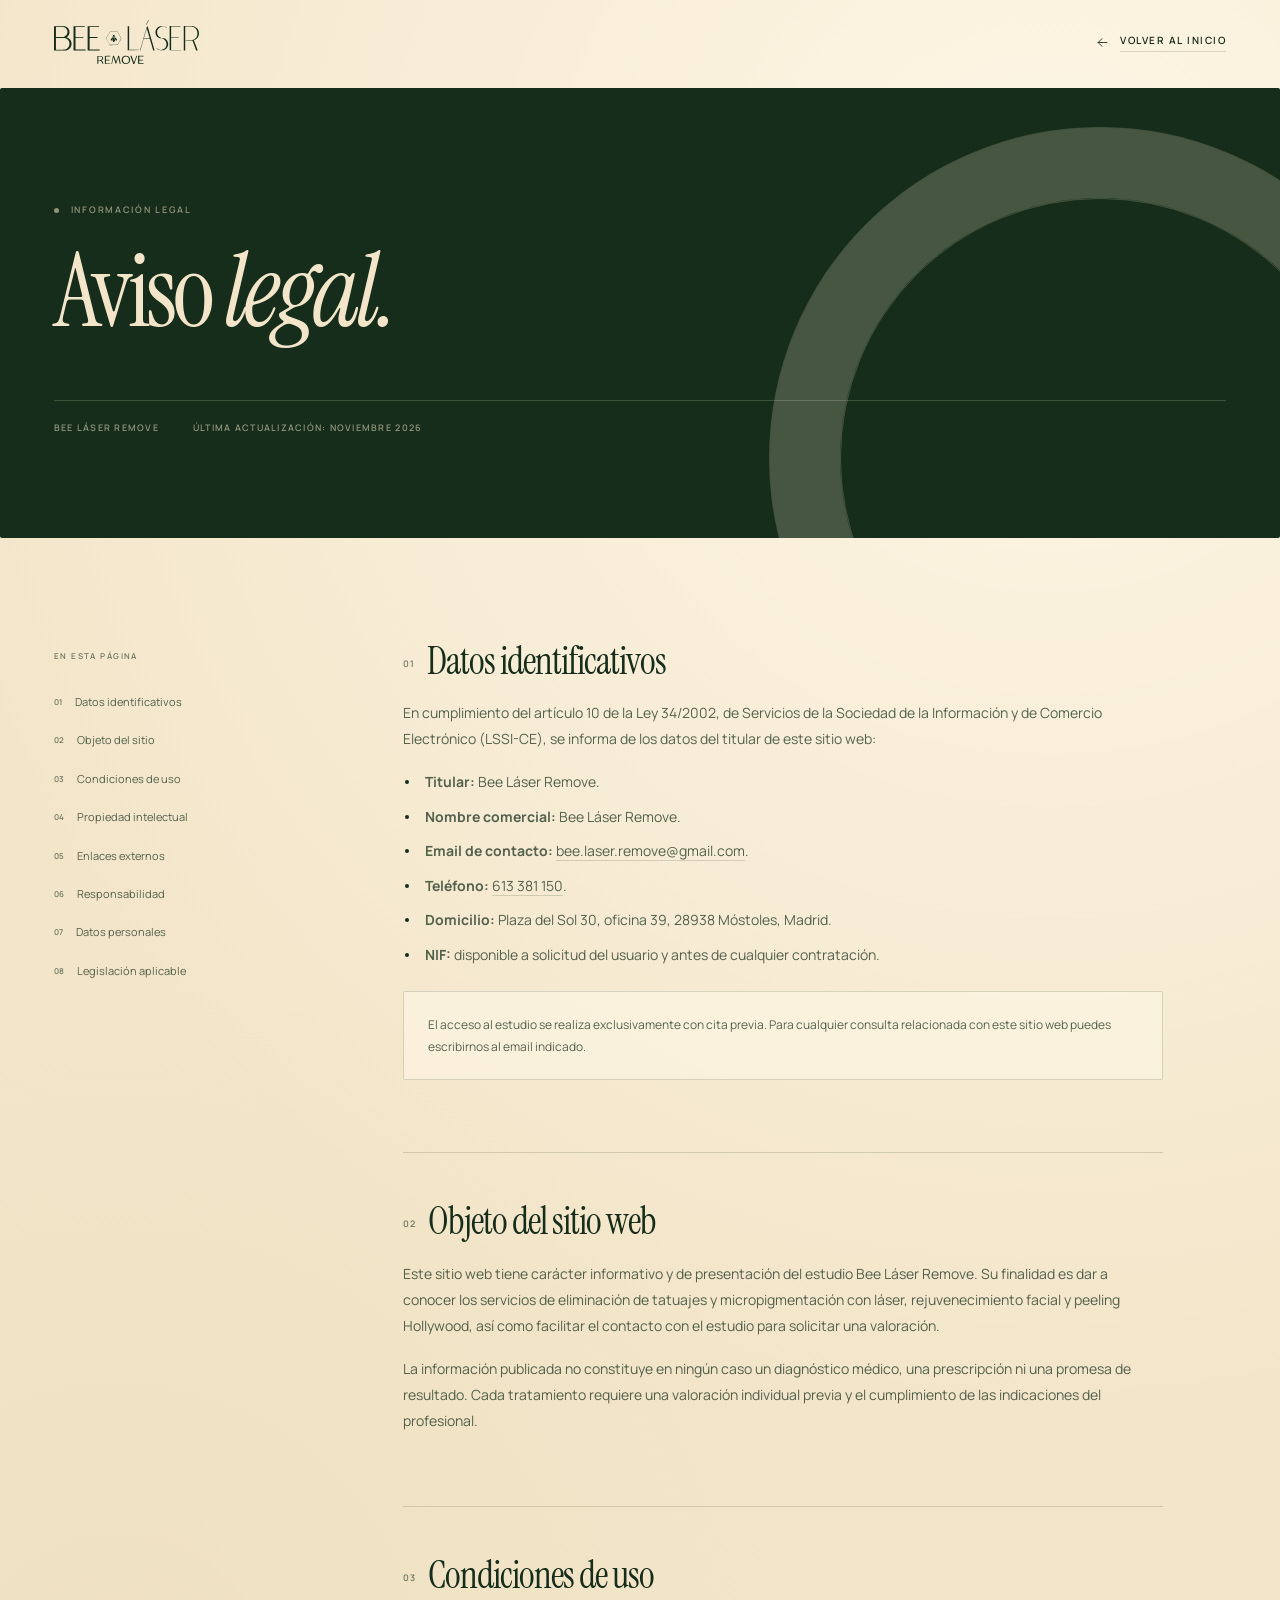
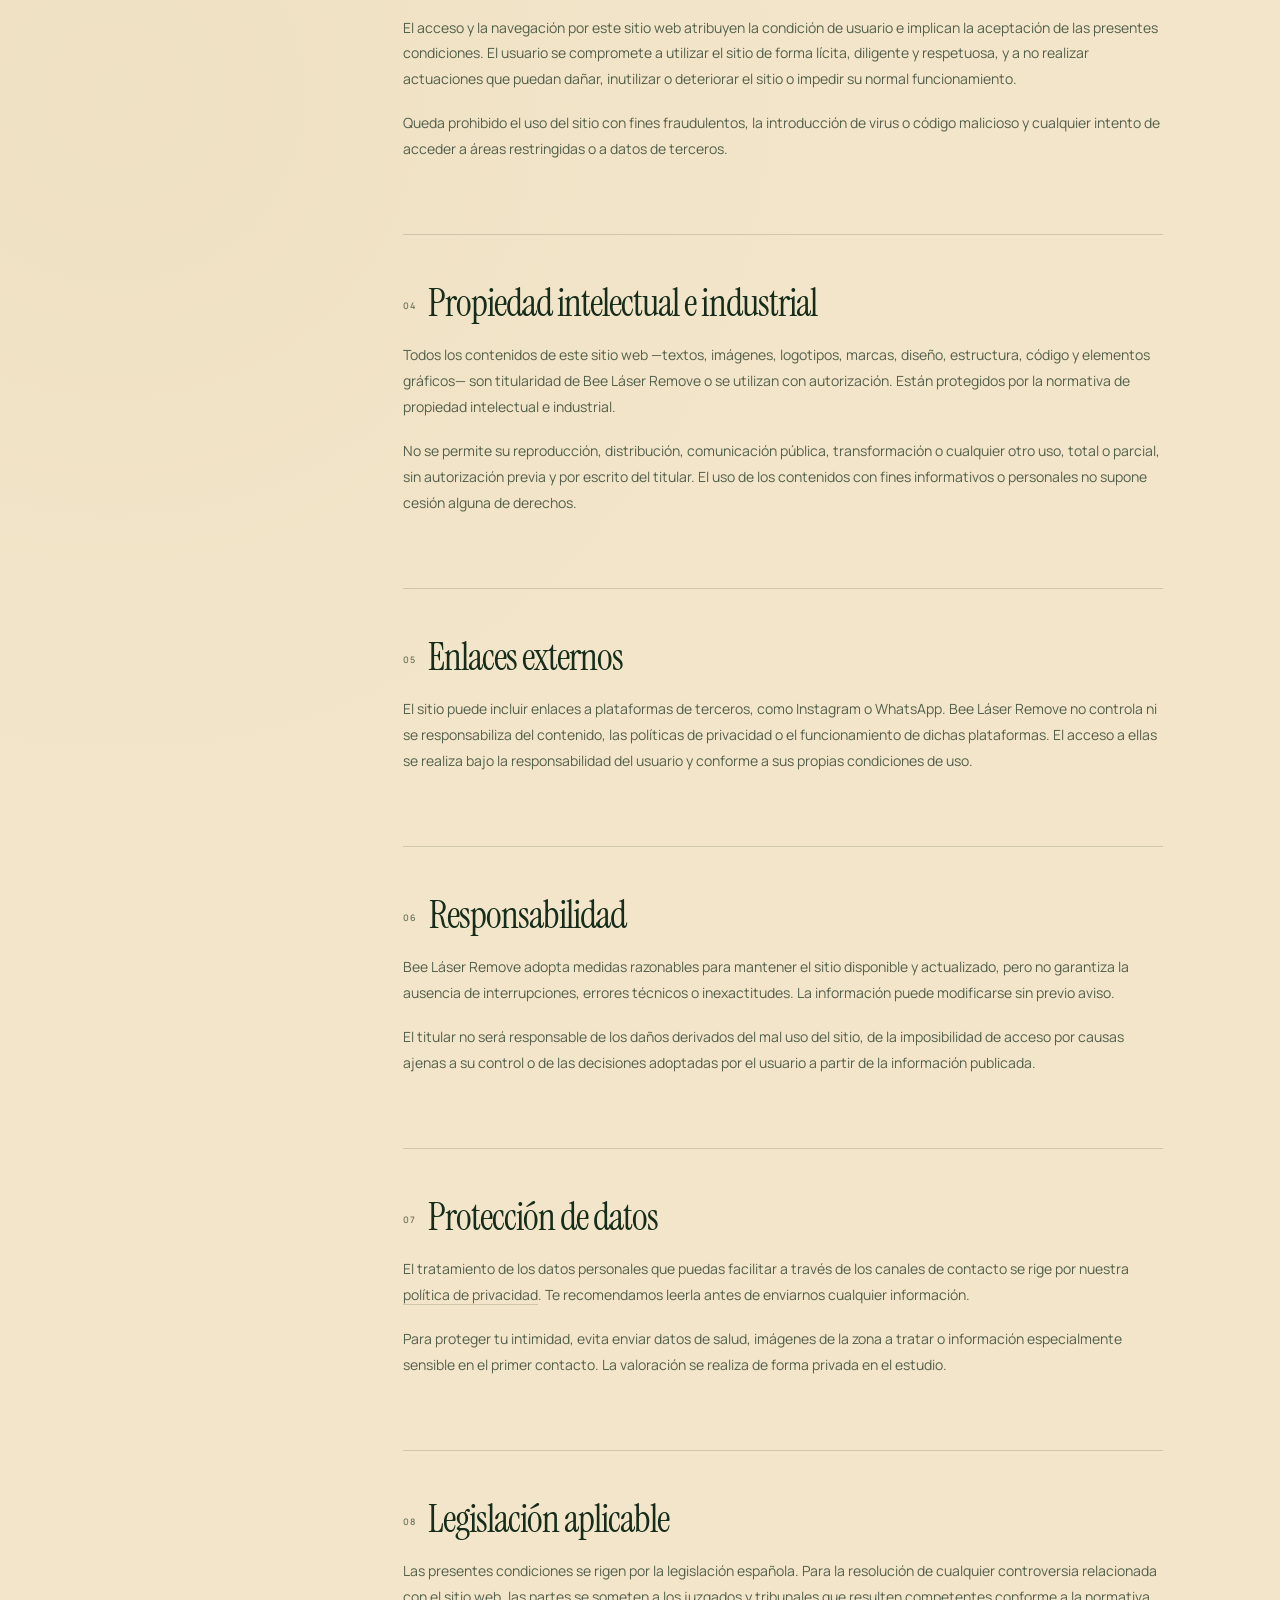
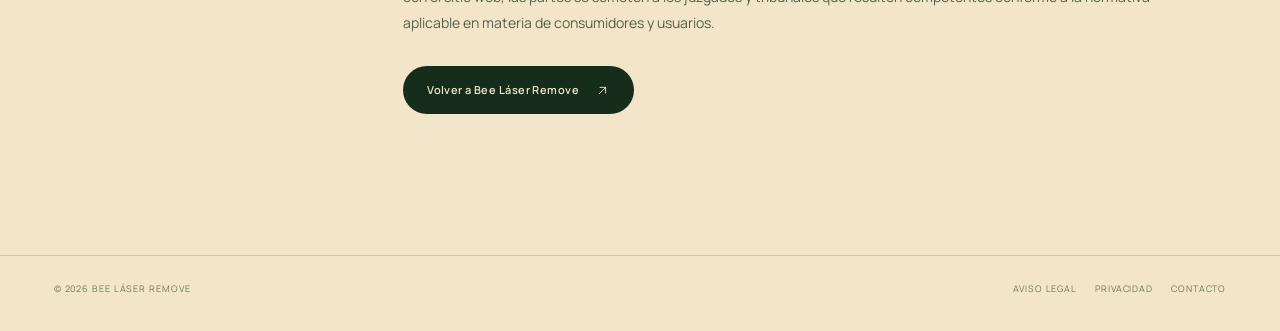
<file: aviso-legal.html>
<!doctype html>
<html lang="es">
<head>
  <meta charset="utf-8">
  <meta name="viewport" content="width=device-width, initial-scale=1">
  <meta name="theme-color" content="#152d1a">
  <title>Aviso legal | Bee Láser Remove</title>
  <meta name="description" content="Aviso legal de Bee Láser Remove: datos identificativos, condiciones de uso, propiedad intelectual y responsabilidad.">
  <meta name="robots" content="noindex, follow">
  <link rel="icon" href="assets/favicon.svg" type="image/svg+xml">
  <link rel="icon" href="assets/favicon.png" type="image/png">
  <link rel="apple-touch-icon" href="assets/apple-touch-icon.png">
  <link rel="preload" href="assets/fonts/instrument-serif.woff2" as="font" type="font/woff2" crossorigin>
  <link rel="preload" href="assets/fonts/manrope.woff2" as="font" type="font/woff2" crossorigin>
  <link rel="stylesheet" href="css/legal.css">
</head>
<body>
  <a class="skip-link" href="#contenido">Saltar al contenido</a>

  <header class="legal-header container">
    <a class="legal-header__brand" href="index.html" aria-label="Bee Láser Remove, volver al inicio">
      <img class="legal-header__logo" src="assets/logo-lockup.svg" width="2549" height="772" alt="Bee Láser Remove">
    </a>
    <a class="legal-header__back" href="index.html">
      <svg viewBox="0 0 24 24" aria-hidden="true"><path d="M19 12H5M11 6l-6 6 6 6"/></svg>
      <span>Volver al inicio</span>
    </a>
  </header>

  <main id="contenido">
    <section class="legal-hero" aria-labelledby="legal-title">
      <div class="container legal-hero__inner">
        <p class="eyebrow">Información legal</p>
        <h1 id="legal-title">Aviso <em>legal.</em></h1>
        <div class="legal-hero__meta">
          <span>Bee Láser Remove</span>
          <span>Última actualización: noviembre 2026</span>
        </div>
      </div>
    </section>

    <div class="legal-body">
      <div class="container legal-grid">
        <nav class="legal-index" aria-label="Índice del aviso legal">
          <p>En esta página</p>
          <ol>
            <li><a href="#datos">Datos identificativos</a></li>
            <li><a href="#objeto">Objeto del sitio</a></li>
            <li><a href="#uso">Condiciones de uso</a></li>
            <li><a href="#propiedad">Propiedad intelectual</a></li>
            <li><a href="#enlaces">Enlaces externos</a></li>
            <li><a href="#responsabilidad">Responsabilidad</a></li>
            <li><a href="#datos-personales">Datos personales</a></li>
            <li><a href="#legislacion">Legislación aplicable</a></li>
          </ol>
        </nav>

        <div class="legal-content">
          <!-- IMPORTANTE: completa el nombre o razón social, NIF y domicilio fiscal antes de publicar. -->
          <section id="datos">
            <h2><span>01</span>Datos identificativos</h2>
            <p>En cumplimiento del artículo 10 de la Ley 34/2002, de Servicios de la Sociedad de la Información y de Comercio Electrónico (LSSI-CE), se informa de los datos del titular de este sitio web:</p>
            <ul>
              <li><strong>Titular:</strong> Bee Láser Remove.</li>
              <li><strong>Nombre comercial:</strong> Bee Láser Remove.</li>
              <li><strong>Email de contacto:</strong> <a href="mailto:bee.laser.remove@gmail.com">bee.laser.remove@gmail.com</a>.</li>
              <li><strong>Teléfono:</strong> <a href="tel:613381150">613 381 150</a>.</li>
              <li><strong>Domicilio:</strong> Plaza del Sol 30, oficina 39, 28938 Móstoles, Madrid.</li>
              <li><strong>NIF:</strong> disponible a solicitud del usuario y antes de cualquier contratación.</li>
            </ul>
            <p class="legal-note">El acceso al estudio se realiza exclusivamente con cita previa. Para cualquier consulta relacionada con este sitio web puedes escribirnos al email indicado.</p>
          </section>

          <section id="objeto">
            <h2><span>02</span>Objeto del sitio web</h2>
            <p>Este sitio web tiene carácter informativo y de presentación del estudio Bee Láser Remove. Su finalidad es dar a conocer los servicios de eliminación de tatuajes y micropigmentación con láser, rejuvenecimiento facial y peeling Hollywood, así como facilitar el contacto con el estudio para solicitar una valoración.</p>
            <p>La información publicada no constituye en ningún caso un diagnóstico médico, una prescripción ni una promesa de resultado. Cada tratamiento requiere una valoración individual previa y el cumplimiento de las indicaciones del profesional.</p>
          </section>

          <section id="uso">
            <h2><span>03</span>Condiciones de uso</h2>
            <p>El acceso y la navegación por este sitio web atribuyen la condición de usuario e implican la aceptación de las presentes condiciones. El usuario se compromete a utilizar el sitio de forma lícita, diligente y respetuosa, y a no realizar actuaciones que puedan dañar, inutilizar o deteriorar el sitio o impedir su normal funcionamiento.</p>
            <p>Queda prohibido el uso del sitio con fines fraudulentos, la introducción de virus o código malicioso y cualquier intento de acceder a áreas restringidas o a datos de terceros.</p>
          </section>

          <section id="propiedad">
            <h2><span>04</span>Propiedad intelectual e industrial</h2>
            <p>Todos los contenidos de este sitio web —textos, imágenes, logotipos, marcas, diseño, estructura, código y elementos gráficos— son titularidad de Bee Láser Remove o se utilizan con autorización. Están protegidos por la normativa de propiedad intelectual e industrial.</p>
            <p>No se permite su reproducción, distribución, comunicación pública, transformación o cualquier otro uso, total o parcial, sin autorización previa y por escrito del titular. El uso de los contenidos con fines informativos o personales no supone cesión alguna de derechos.</p>
          </section>

          <section id="enlaces">
            <h2><span>05</span>Enlaces externos</h2>
            <p>El sitio puede incluir enlaces a plataformas de terceros, como Instagram o WhatsApp. Bee Láser Remove no controla ni se responsabiliza del contenido, las políticas de privacidad o el funcionamiento de dichas plataformas. El acceso a ellas se realiza bajo la responsabilidad del usuario y conforme a sus propias condiciones de uso.</p>
          </section>

          <section id="responsabilidad">
            <h2><span>06</span>Responsabilidad</h2>
            <p>Bee Láser Remove adopta medidas razonables para mantener el sitio disponible y actualizado, pero no garantiza la ausencia de interrupciones, errores técnicos o inexactitudes. La información puede modificarse sin previo aviso.</p>
            <p>El titular no será responsable de los daños derivados del mal uso del sitio, de la imposibilidad de acceso por causas ajenas a su control o de las decisiones adoptadas por el usuario a partir de la información publicada.</p>
          </section>

          <section id="datos-personales">
            <h2><span>07</span>Protección de datos</h2>
            <p>El tratamiento de los datos personales que puedas facilitar a través de los canales de contacto se rige por nuestra <a href="privacidad.html">política de privacidad</a>. Te recomendamos leerla antes de enviarnos cualquier información.</p>
            <p>Para proteger tu intimidad, evita enviar datos de salud, imágenes de la zona a tratar o información especialmente sensible en el primer contacto. La valoración se realiza de forma privada en el estudio.</p>
          </section>

          <section id="legislacion">
            <h2><span>08</span>Legislación aplicable</h2>
            <p>Las presentes condiciones se rigen por la legislación española. Para la resolución de cualquier controversia relacionada con el sitio web, las partes se someten a los juzgados y tribunales que resulten competentes conforme a la normativa aplicable en materia de consumidores y usuarios.</p>
            <a class="legal-button" href="index.html">
              Volver a Bee Láser Remove
              <svg viewBox="0 0 24 24" aria-hidden="true"><path d="M7 17 17 7M8 7h9v9"/></svg>
            </a>
          </section>
        </div>
      </div>
    </div>
  </main>

  <footer class="legal-footer">
    <div class="container legal-footer__inner">
      <p>© <span data-year>2026</span> Bee Láser Remove</p>
      <div class="legal-footer__links">
        <a href="aviso-legal.html">Aviso legal</a>
        <a href="privacidad.html">Privacidad</a>
        <a href="index.html#contacto">Contacto</a>
      </div>
    </div>
  </footer>

  <script>document.querySelectorAll("[data-year]").forEach((el) => { el.textContent = String(new Date().getFullYear()); });</script>
</body>
</html>
</file>
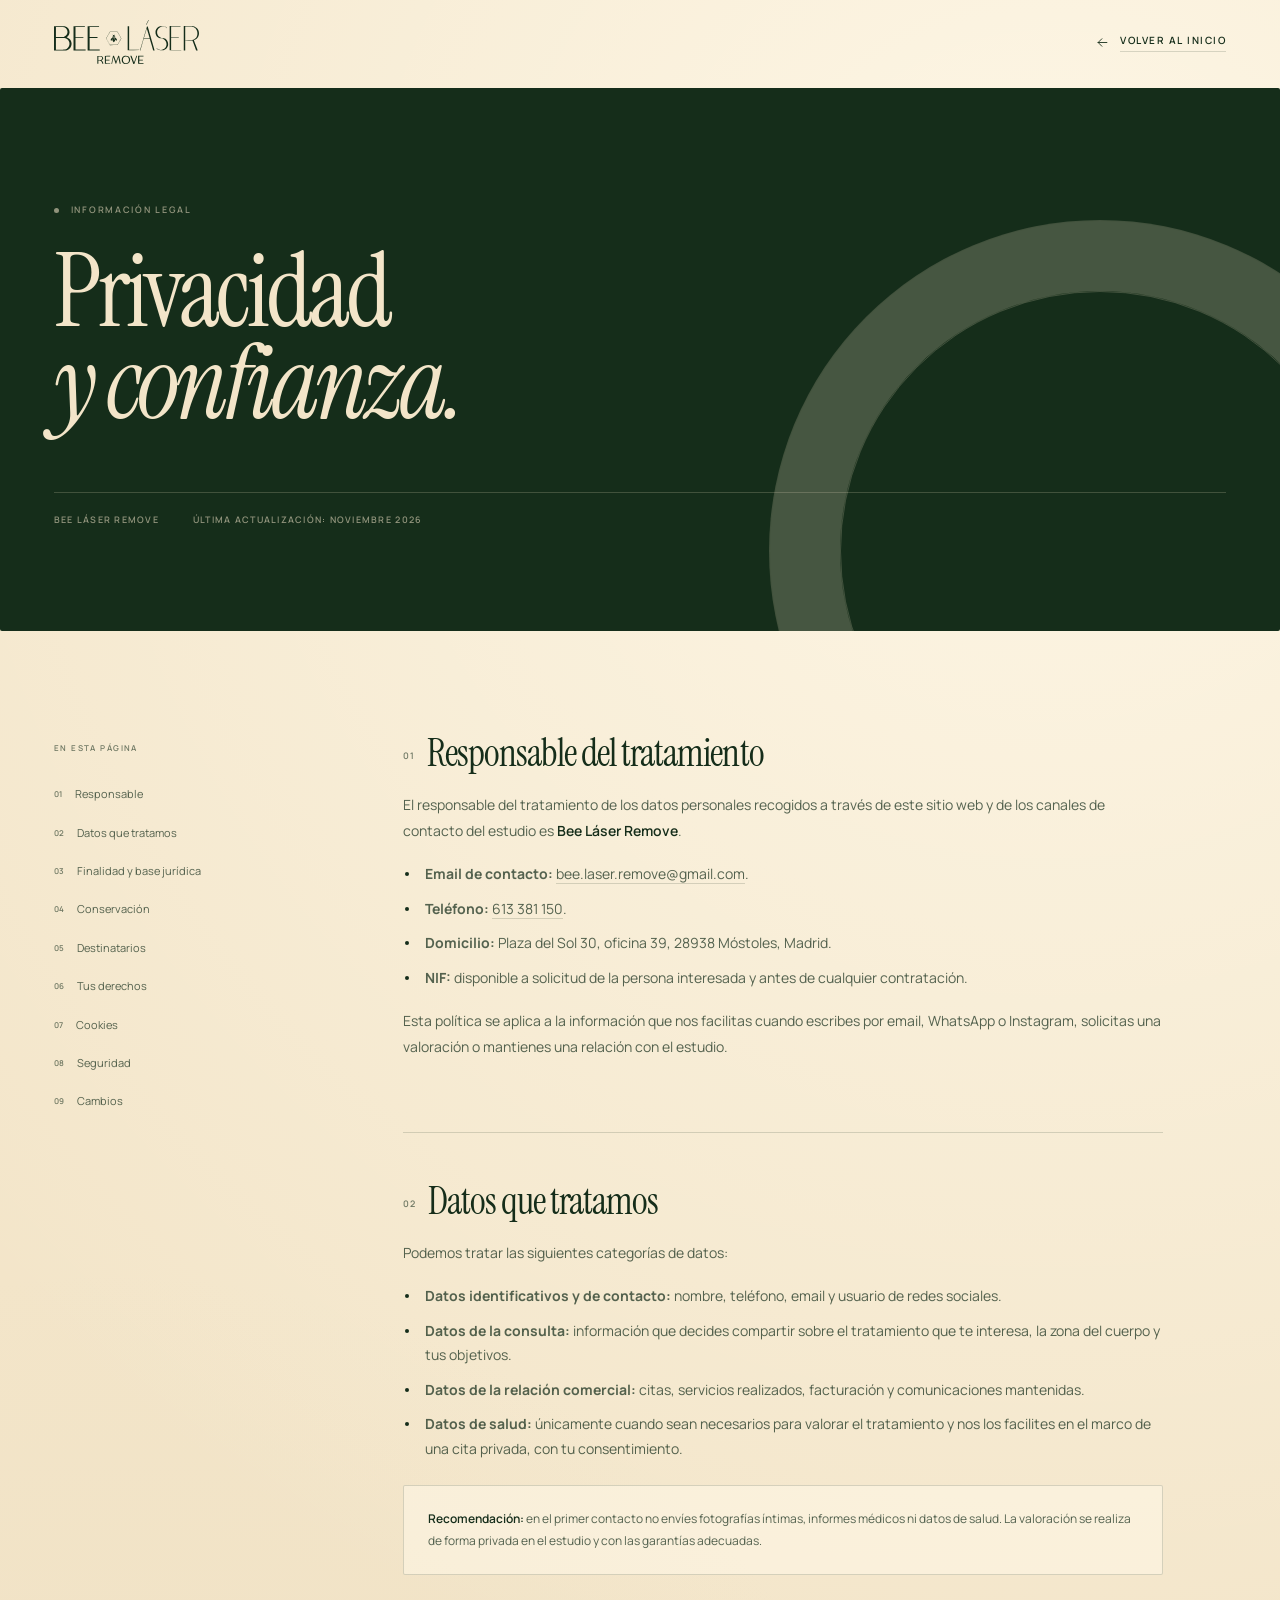
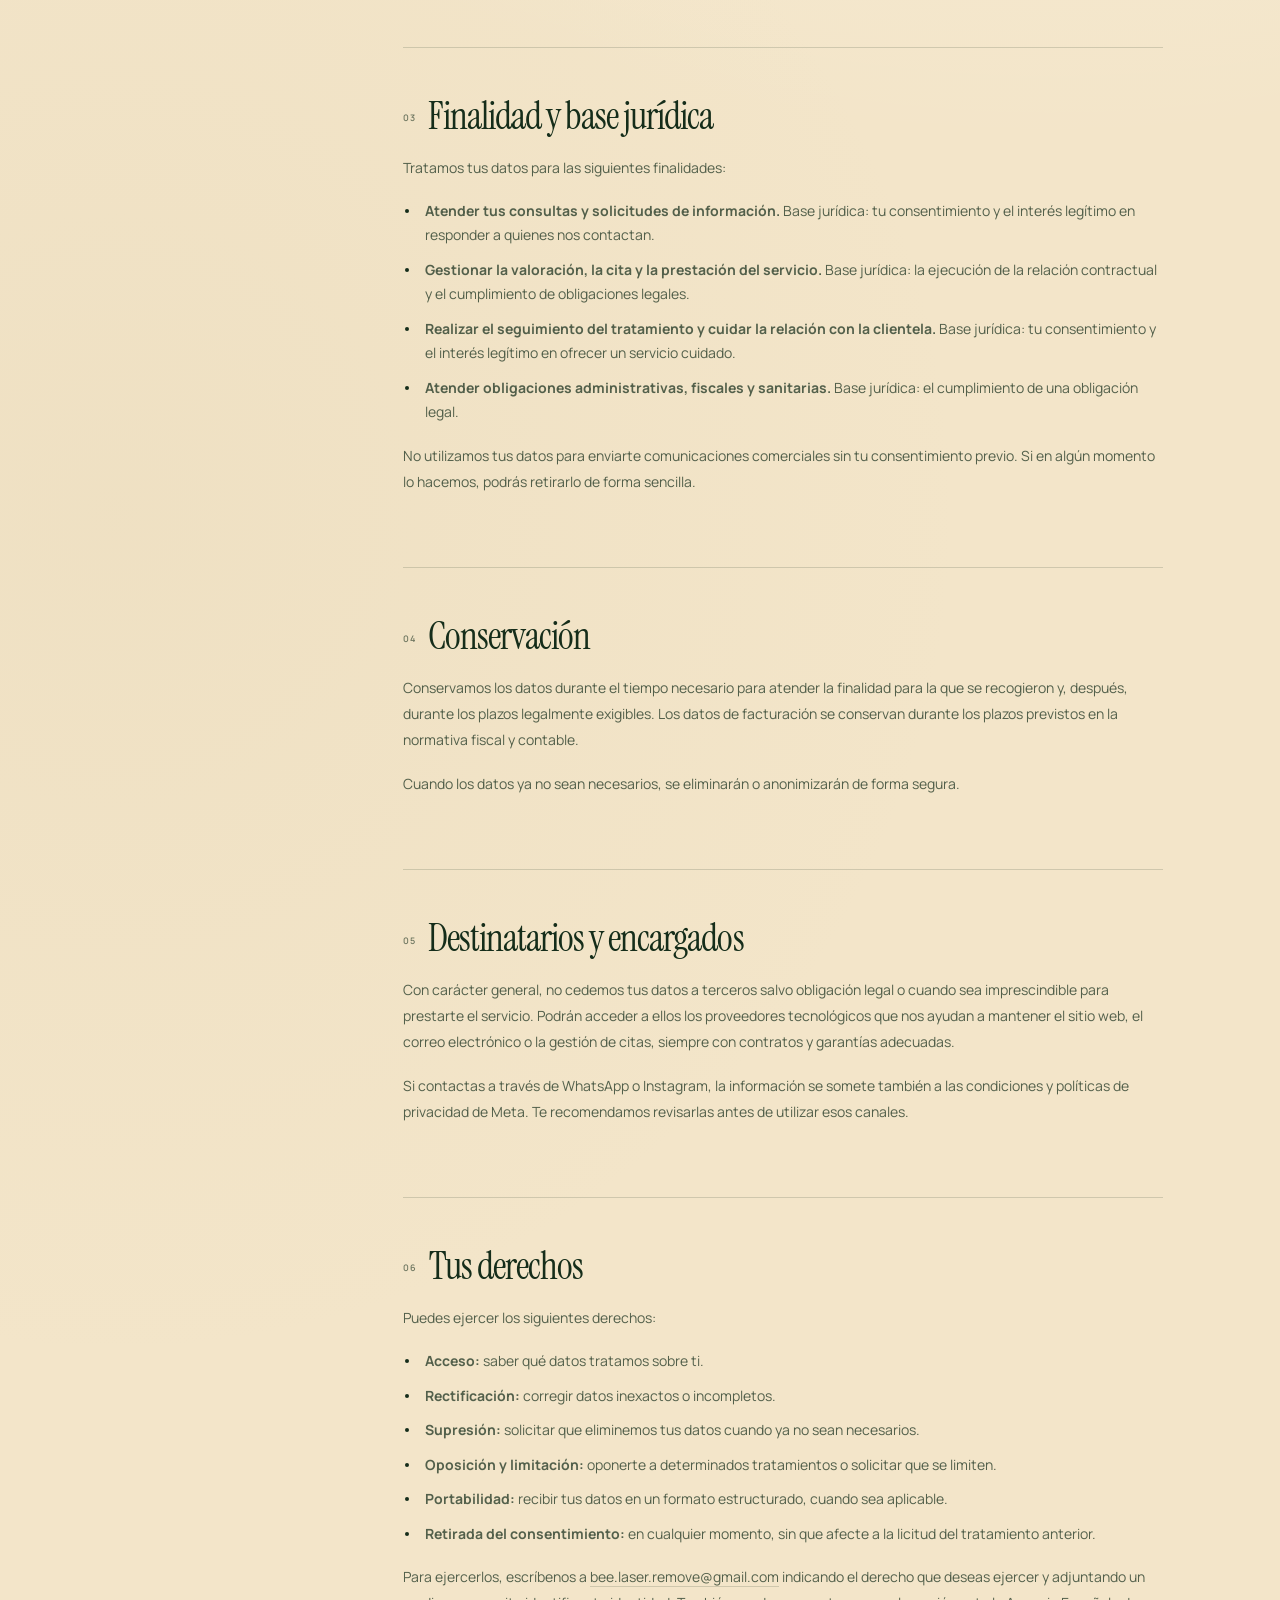
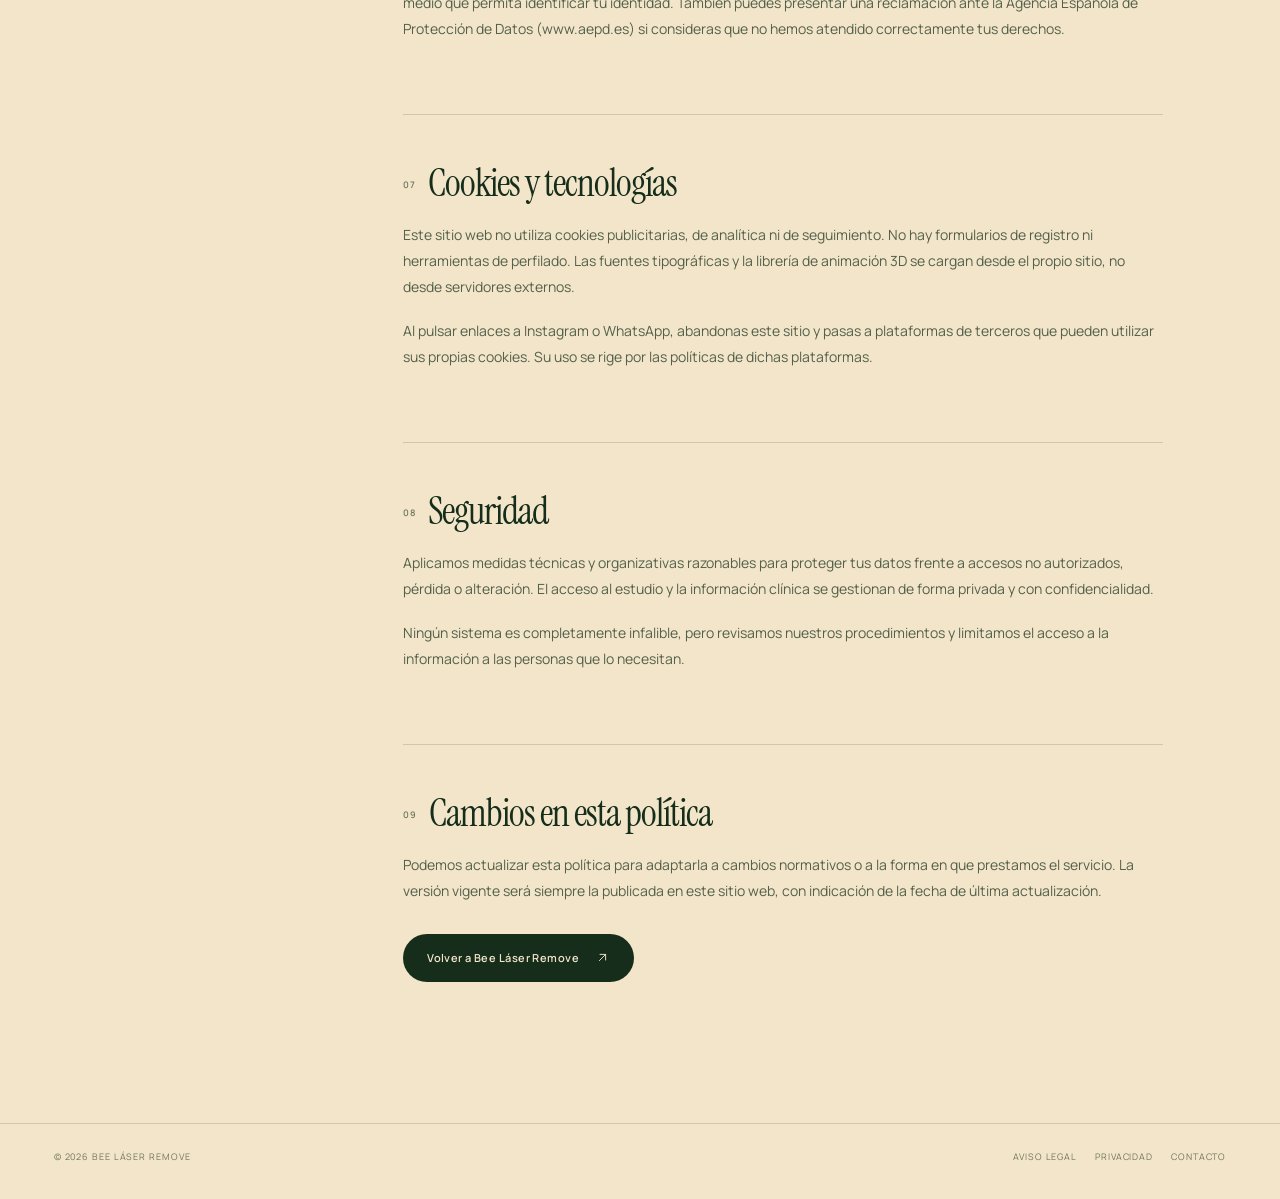
<file: privacidad.html>
<!doctype html>
<html lang="es">
<head>
  <meta charset="utf-8">
  <meta name="viewport" content="width=device-width, initial-scale=1">
  <meta name="theme-color" content="#152d1a">
  <title>Política de privacidad | Bee Láser Remove</title>
  <meta name="description" content="Política de privacidad de Bee Láser Remove: responsable, finalidades, base jurídica, conservación y derechos de las personas usuarias.">
  <meta name="robots" content="noindex, follow">
  <link rel="icon" href="assets/favicon.svg" type="image/svg+xml">
  <link rel="icon" href="assets/favicon.png" type="image/png">
  <link rel="apple-touch-icon" href="assets/apple-touch-icon.png">
  <link rel="preload" href="assets/fonts/instrument-serif.woff2" as="font" type="font/woff2" crossorigin>
  <link rel="preload" href="assets/fonts/manrope.woff2" as="font" type="font/woff2" crossorigin>
  <link rel="stylesheet" href="css/legal.css">
</head>
<body>
  <a class="skip-link" href="#contenido">Saltar al contenido</a>

  <header class="legal-header container">
    <a class="legal-header__brand" href="index.html" aria-label="Bee Láser Remove, volver al inicio">
      <img class="legal-header__logo" src="assets/logo-lockup.svg" width="2549" height="772" alt="Bee Láser Remove">
    </a>
    <a class="legal-header__back" href="index.html">
      <svg viewBox="0 0 24 24" aria-hidden="true"><path d="M19 12H5M11 6l-6 6 6 6"/></svg>
      <span>Volver al inicio</span>
    </a>
  </header>

  <main id="contenido">
    <section class="legal-hero" aria-labelledby="legal-title">
      <div class="container legal-hero__inner">
        <p class="eyebrow">Información legal</p>
        <h1 id="legal-title">Privacidad<br> <em>y confianza.</em></h1>
        <div class="legal-hero__meta">
          <span>Bee Láser Remove</span>
          <span>Última actualización: noviembre 2026</span>
        </div>
      </div>
    </section>

    <div class="legal-body">
      <div class="container legal-grid">
        <nav class="legal-index" aria-label="Índice de la política de privacidad">
          <p>En esta página</p>
          <ol>
            <li><a href="#responsable">Responsable</a></li>
            <li><a href="#datos">Datos que tratamos</a></li>
            <li><a href="#finalidad">Finalidad y base jurídica</a></li>
            <li><a href="#conservacion">Conservación</a></li>
            <li><a href="#destinatarios">Destinatarios</a></li>
            <li><a href="#derechos">Tus derechos</a></li>
            <li><a href="#cookies">Cookies</a></li>
            <li><a href="#seguridad">Seguridad</a></li>
            <li><a href="#cambios">Cambios</a></li>
          </ol>
        </nav>

        <div class="legal-content">
          <!-- IMPORTANTE: completa la identidad, NIF y domicilio del responsable antes de publicar. -->
          <section id="responsable">
            <h2><span>01</span>Responsable del tratamiento</h2>
            <p>El responsable del tratamiento de los datos personales recogidos a través de este sitio web y de los canales de contacto del estudio es <strong>Bee Láser Remove</strong>.</p>
            <ul>
              <li><strong>Email de contacto:</strong> <a href="mailto:bee.laser.remove@gmail.com">bee.laser.remove@gmail.com</a>.</li>
              <li><strong>Teléfono:</strong> <a href="tel:613381150">613 381 150</a>.</li>
              <li><strong>Domicilio:</strong> Plaza del Sol 30, oficina 39, 28938 Móstoles, Madrid.</li>
              <li><strong>NIF:</strong> disponible a solicitud de la persona interesada y antes de cualquier contratación.</li>
            </ul>
            <p>Esta política se aplica a la información que nos facilitas cuando escribes por email, WhatsApp o Instagram, solicitas una valoración o mantienes una relación con el estudio.</p>
          </section>

          <section id="datos">
            <h2><span>02</span>Datos que tratamos</h2>
            <p>Podemos tratar las siguientes categorías de datos:</p>
            <ul>
              <li><strong>Datos identificativos y de contacto:</strong> nombre, teléfono, email y usuario de redes sociales.</li>
              <li><strong>Datos de la consulta:</strong> información que decides compartir sobre el tratamiento que te interesa, la zona del cuerpo y tus objetivos.</li>
              <li><strong>Datos de la relación comercial:</strong> citas, servicios realizados, facturación y comunicaciones mantenidas.</li>
              <li><strong>Datos de salud:</strong> únicamente cuando sean necesarios para valorar el tratamiento y nos los facilites en el marco de una cita privada, con tu consentimiento.</li>
            </ul>
            <p class="legal-note"><strong>Recomendación:</strong> en el primer contacto no envíes fotografías íntimas, informes médicos ni datos de salud. La valoración se realiza de forma privada en el estudio y con las garantías adecuadas.</p>
          </section>

          <section id="finalidad">
            <h2><span>03</span>Finalidad y base jurídica</h2>
            <p>Tratamos tus datos para las siguientes finalidades:</p>
            <ul>
              <li><strong>Atender tus consultas y solicitudes de información.</strong> Base jurídica: tu consentimiento y el interés legítimo en responder a quienes nos contactan.</li>
              <li><strong>Gestionar la valoración, la cita y la prestación del servicio.</strong> Base jurídica: la ejecución de la relación contractual y el cumplimiento de obligaciones legales.</li>
              <li><strong>Realizar el seguimiento del tratamiento y cuidar la relación con la clientela.</strong> Base jurídica: tu consentimiento y el interés legítimo en ofrecer un servicio cuidado.</li>
              <li><strong>Atender obligaciones administrativas, fiscales y sanitarias.</strong> Base jurídica: el cumplimiento de una obligación legal.</li>
            </ul>
            <p>No utilizamos tus datos para enviarte comunicaciones comerciales sin tu consentimiento previo. Si en algún momento lo hacemos, podrás retirarlo de forma sencilla.</p>
          </section>

          <section id="conservacion">
            <h2><span>04</span>Conservación</h2>
            <p>Conservamos los datos durante el tiempo necesario para atender la finalidad para la que se recogieron y, después, durante los plazos legalmente exigibles. Los datos de facturación se conservan durante los plazos previstos en la normativa fiscal y contable.</p>
            <p>Cuando los datos ya no sean necesarios, se eliminarán o anonimizarán de forma segura.</p>
          </section>

          <section id="destinatarios">
            <h2><span>05</span>Destinatarios y encargados</h2>
            <p>Con carácter general, no cedemos tus datos a terceros salvo obligación legal o cuando sea imprescindible para prestarte el servicio. Podrán acceder a ellos los proveedores tecnológicos que nos ayudan a mantener el sitio web, el correo electrónico o la gestión de citas, siempre con contratos y garantías adecuadas.</p>
            <p>Si contactas a través de WhatsApp o Instagram, la información se somete también a las condiciones y políticas de privacidad de Meta. Te recomendamos revisarlas antes de utilizar esos canales.</p>
          </section>

          <section id="derechos">
            <h2><span>06</span>Tus derechos</h2>
            <p>Puedes ejercer los siguientes derechos:</p>
            <ul>
              <li><strong>Acceso:</strong> saber qué datos tratamos sobre ti.</li>
              <li><strong>Rectificación:</strong> corregir datos inexactos o incompletos.</li>
              <li><strong>Supresión:</strong> solicitar que eliminemos tus datos cuando ya no sean necesarios.</li>
              <li><strong>Oposición y limitación:</strong> oponerte a determinados tratamientos o solicitar que se limiten.</li>
              <li><strong>Portabilidad:</strong> recibir tus datos en un formato estructurado, cuando sea aplicable.</li>
              <li><strong>Retirada del consentimiento:</strong> en cualquier momento, sin que afecte a la licitud del tratamiento anterior.</li>
            </ul>
            <p>Para ejercerlos, escríbenos a <a href="mailto:bee.laser.remove@gmail.com">bee.laser.remove@gmail.com</a> indicando el derecho que deseas ejercer y adjuntando un medio que permita identificar tu identidad. También puedes presentar una reclamación ante la Agencia Española de Protección de Datos (www.aepd.es) si consideras que no hemos atendido correctamente tus derechos.</p>
          </section>

          <section id="cookies">
            <h2><span>07</span>Cookies y tecnologías</h2>
            <p>Este sitio web no utiliza cookies publicitarias, de analítica ni de seguimiento. No hay formularios de registro ni herramientas de perfilado. Las fuentes tipográficas y la librería de animación 3D se cargan desde el propio sitio, no desde servidores externos.</p>
            <p>Al pulsar enlaces a Instagram o WhatsApp, abandonas este sitio y pasas a plataformas de terceros que pueden utilizar sus propias cookies. Su uso se rige por las políticas de dichas plataformas.</p>
          </section>

          <section id="seguridad">
            <h2><span>08</span>Seguridad</h2>
            <p>Aplicamos medidas técnicas y organizativas razonables para proteger tus datos frente a accesos no autorizados, pérdida o alteración. El acceso al estudio y la información clínica se gestionan de forma privada y con confidencialidad.</p>
            <p>Ningún sistema es completamente infalible, pero revisamos nuestros procedimientos y limitamos el acceso a la información a las personas que lo necesitan.</p>
          </section>

          <section id="cambios">
            <h2><span>09</span>Cambios en esta política</h2>
            <p>Podemos actualizar esta política para adaptarla a cambios normativos o a la forma en que prestamos el servicio. La versión vigente será siempre la publicada en este sitio web, con indicación de la fecha de última actualización.</p>
            <a class="legal-button" href="index.html">
              Volver a Bee Láser Remove
              <svg viewBox="0 0 24 24" aria-hidden="true"><path d="M7 17 17 7M8 7h9v9"/></svg>
            </a>
          </section>
        </div>
      </div>
    </div>
  </main>

  <footer class="legal-footer">
    <div class="container legal-footer__inner">
      <p>© <span data-year>2026</span> Bee Láser Remove</p>
      <div class="legal-footer__links">
        <a href="aviso-legal.html">Aviso legal</a>
        <a href="privacidad.html">Privacidad</a>
        <a href="index.html#contacto">Contacto</a>
      </div>
    </div>
  </footer>

  <script>document.querySelectorAll("[data-year]").forEach((el) => { el.textContent = String(new Date().getFullYear()); });</script>
</body>
</html>
</file>
<file: css/styles.css>
/* =========================================
   BEE LÁSER REMOVE — editorial skin studio
   ========================================= */

@font-face {
  font-family: "Instrument Serif";
  src: url("../assets/fonts/instrument-serif.woff2") format("woff2");
  font-weight: 400;
  font-style: normal;
  font-display: swap;
}

@font-face {
  font-family: "Instrument Serif";
  src: url("../assets/fonts/instrument-serif-italic.woff2") format("woff2");
  font-weight: 400;
  font-style: italic;
  font-display: swap;
}

@font-face {
  font-family: "Manrope";
  src: url("../assets/fonts/manrope.woff2") format("woff2");
  font-weight: 300 700;
  font-style: normal;
  font-display: swap;
}

:root {
  --forest: #152d1a;
  --forest-deep: #0d1e11;
  --forest-soft: #1d3a23;
  --cream: #f3e5c9;
  --cream-bright: #faf0dc;
  --ink-muted: rgba(21, 45, 26, 0.72);
  --ink-faint: rgba(21, 45, 26, 0.62);
  --cream-muted: rgba(243, 229, 201, 0.68);
  --cream-faint: rgba(243, 229, 201, 0.56);
  --line: rgba(21, 45, 26, 0.16);
  --line-soft: rgba(21, 45, 26, 0.09);
  --line-light: rgba(243, 229, 201, 0.18);
  --font-display: "Instrument Serif", Georgia, serif;
  --font-sans: "Manrope", "Helvetica Neue", Arial, sans-serif;
  /* Flecha U+2197 en presentación de texto: evita el emoji en iOS/Android */
  --font-arrow: -apple-system, BlinkMacSystemFont, "Segoe UI", Roboto, "Helvetica Neue", Arial, "Apple Symbols", "Segoe UI Symbol", "Noto Sans Symbols", sans-serif;
  --ease: cubic-bezier(0.22, 0.61, 0.36, 1);
  --ease-out: cubic-bezier(0.16, 1, 0.3, 1);
  --pad: clamp(20px, 4.2vw, 72px);
  --section-y: clamp(100px, 13vw, 190px);
  --container: 1560px;
  color-scheme: light;
}

*,
*::before,
*::after {
  box-sizing: border-box;
}

html {
  scroll-behavior: smooth;
  -webkit-text-size-adjust: 100%;
}

html.menu-open {
  overflow: hidden;
}

body {
  margin: 0;
  background: var(--cream);
  color: var(--forest);
  font-family: var(--font-sans);
  font-size: 16px;
  font-weight: 400;
  line-height: 1.6;
  -webkit-font-smoothing: antialiased;
  -moz-osx-font-smoothing: grayscale;
  overflow-x: hidden;
}

body::before {
  content: "";
  position: fixed;
  inset: 0;
  z-index: -2;
  pointer-events: none;
  background:
    radial-gradient(circle at 82% 7%, rgba(255, 249, 234, 0.88), transparent 34%),
    radial-gradient(circle at 9% 48%, rgba(213, 196, 157, 0.14), transparent 33%),
    var(--cream);
}

::selection {
  background: var(--forest);
  color: var(--cream);
}

h1,
h2,
h3,
p {
  margin: 0;
}

h1,
h2,
h3 {
  font-weight: 400;
}

a {
  color: inherit;
  text-decoration: none;
}

button,
input,
select,
textarea {
  font: inherit;
}

button {
  color: inherit;
}

img,
svg,
canvas {
  display: block;
}

ul,
ol {
  margin: 0;
  padding: 0;
  list-style: none;
}

[hidden] {
  display: none !important;
}

em {
  font-family: var(--font-display);
  font-style: italic;
  font-weight: 400;
}

:focus-visible {
  outline: 2px solid currentColor;
  outline-offset: 5px;
}

html {
  scroll-padding-top: 100px;
}

[id] {
  scroll-margin-top: 106px;
}

.grain {
  position: fixed;
  inset: 0;
  z-index: 500;
  pointer-events: none;
  opacity: 0.05;
  mix-blend-mode: multiply;
  background-image: url("data:image/svg+xml,%3Csvg xmlns='http://www.w3.org/2000/svg' width='180' height='180'%3E%3Cfilter id='n'%3E%3CfeTurbulence type='fractalNoise' baseFrequency='.88' numOctaves='4' stitchTiles='stitch'/%3E%3C/filter%3E%3Crect width='100%25' height='100%25' filter='url(%23n)' opacity='.9'/%3E%3C/svg%3E");
}

.skip-link {
  position: fixed;
  top: -100px;
  left: 12px;
  z-index: 999;
  padding: 12px 18px;
  border-radius: 100px;
  background: var(--cream);
  color: var(--forest);
  font-size: 12px;
  font-weight: 600;
  transition: top 0.25s var(--ease);
}

.skip-link:focus {
  top: 12px;
}

.container {
  width: 100%;
  max-width: var(--container);
  margin-inline: auto;
  padding-inline: var(--pad);
}

.section {
  padding-block: var(--section-y);
}

.section--dark {
  background: var(--forest);
  color: var(--cream);
}

.eyebrow,
.section-label {
  display: flex;
  align-items: center;
  gap: 13px;
  font-family: var(--font-sans);
  font-size: 9px;
  font-weight: 600;
  line-height: 1.3;
  letter-spacing: 0.19em;
  text-transform: uppercase;
}

.section-label {
  color: var(--ink-muted);
}

.section-label__num {
  font-variant-numeric: tabular-nums;
}

.section-label__line {
  width: clamp(30px, 5vw, 74px);
  height: 1px;
  background: var(--line);
  transform-origin: left center;
  transition: transform 0.9s var(--ease-out) 0.18s;
}

.js .section-label.reveal .section-label__line {
  transform: scaleX(0);
}

.js .section-label.reveal.is-visible .section-label__line {
  transform: scaleX(1);
}

.section-label--light {
  color: var(--cream-muted);
}

.section-label--light .section-label__line {
  background: var(--line-light);
}

.eyebrow__dot {
  width: 4px;
  height: 4px;
  border-radius: 50%;
  background: currentColor;
  opacity: 0.6;
}

/* ---------- Header ---------- */

.site-header {
  position: fixed;
  top: 0;
  left: 0;
  z-index: 100;
  display: grid;
  grid-template-columns: 1fr auto auto;
  align-items: center;
  gap: clamp(24px, 4vw, 62px);
  width: 100%;
  padding: 18px var(--pad);
  border-bottom: 1px solid transparent;
  transition:
    padding 0.45s var(--ease),
    background 0.45s var(--ease),
    border-color 0.45s var(--ease),
    backdrop-filter 0.45s var(--ease);
}

.site-header.is-scrolled {
  padding-block: 12px;
  background: rgba(243, 229, 201, 0.84);
  border-color: var(--line-soft);
  -webkit-backdrop-filter: blur(18px);
  backdrop-filter: blur(18px);
}

.scroll-progress {
  position: absolute;
  right: 0;
  bottom: -1px;
  left: 0;
  height: 1px;
  background: var(--forest);
  opacity: 0.55;
  transform: scaleX(0);
  transform-origin: left center;
  pointer-events: none;
  will-change: transform;
}

.brand {
  display: grid;
  align-items: center;
  justify-self: start;
}

.brand__logo {
  grid-area: 1 / 1;
  display: block;
  width: auto;
  height: 44px;
  transition: height 0.4s var(--ease), opacity 0.35s var(--ease);
}

.brand__logo--cream {
  opacity: 0;
}

.site-header.is-scrolled .brand__logo {
  height: 38px;
}

.desktop-nav {
  display: flex;
  align-items: center;
  gap: clamp(20px, 2.7vw, 42px);
}

.desktop-nav a {
  position: relative;
  font-size: 9px;
  font-weight: 600;
  letter-spacing: 0.16em;
  text-transform: uppercase;
}

.desktop-nav a::after {
  content: "";
  position: absolute;
  right: 0;
  bottom: -7px;
  left: 0;
  height: 1px;
  background: currentColor;
  transform: scaleX(0);
  transform-origin: right;
  transition: transform 0.45s var(--ease);
}

.desktop-nav a:hover::after {
  transform: scaleX(1);
  transform-origin: left;
}

.header-cta {
  display: inline-flex;
  align-items: center;
  gap: 12px;
  justify-self: end;
  min-height: 38px;
  padding: 0 16px;
  border: 1px solid var(--line);
  border-radius: 100px;
  font-size: 9px;
  font-weight: 600;
  letter-spacing: 0.14em;
  text-transform: uppercase;
  transition:
    background 0.35s var(--ease),
    color 0.35s var(--ease),
    border-color 0.35s var(--ease);
}

.header-cta svg {
  width: 13px;
  height: 13px;
  fill: none;
  stroke: currentColor;
  stroke-width: 1.3;
  transition: transform 0.35s var(--ease);
}

.header-cta:hover {
  background: var(--forest);
  border-color: var(--forest);
  color: var(--cream);
}

.header-cta:hover svg {
  transform: translate(2px, -2px);
}

.site-header.is-scrolled .header-cta {
  background: var(--forest);
  border-color: var(--forest);
  color: var(--cream);
}

.site-header.is-scrolled .header-cta:hover {
  background: var(--forest-soft);
  border-color: var(--forest-soft);
}

.menu-toggle {
  position: relative;
  display: none;
  width: 44px;
  height: 44px;
  padding: 0;
  border: 0;
  border-radius: 50%;
  background: transparent;
  cursor: pointer;
}

.menu-toggle span {
  position: absolute;
  left: 11px;
  width: 22px;
  height: 1px;
  background: currentColor;
  transition: transform 0.35s var(--ease), top 0.35s var(--ease);
}

.menu-toggle span:first-child {
  top: 19px;
}

.menu-toggle span:last-child {
  top: 25px;
}

/* ---------- Mobile menu ---------- */

.mobile-menu {
  position: fixed;
  inset: 0;
  z-index: 90;
  display: flex;
  align-items: flex-end;
  overflow-y: auto;
  padding: 120px var(--pad) 34px;
  background:
    radial-gradient(circle at 88% 8%, rgba(243, 229, 201, 0.09), transparent 32%),
    var(--forest);
  color: var(--cream);
  visibility: hidden;
  opacity: 0;
  clip-path: inset(0 0 100% 0);
  transition:
    clip-path 0.7s var(--ease-out),
    opacity 0.35s var(--ease),
    visibility 0s linear 0.7s;
}

.mobile-menu__inner {
  width: 100%;
}

.mobile-menu__label {
  margin-bottom: 26px;
  color: var(--cream-faint);
  font-size: 9px;
  font-weight: 600;
  letter-spacing: 0.18em;
  text-transform: uppercase;
}

.mobile-menu__nav {
  display: flex;
  flex-direction: column;
}

.mobile-menu__nav a {
  display: flex;
  align-items: baseline;
  gap: 18px;
  padding: 9px 0;
  border-bottom: 1px solid var(--line-light);
  font-family: var(--font-display);
  font-size: clamp(2.5rem, 10vw, 4.5rem);
  line-height: 1;
  letter-spacing: -0.03em;
}

.mobile-menu__nav a span {
  flex: 0 0 auto;
  color: var(--cream-faint);
  font-family: var(--font-sans);
  font-size: 9px;
  font-weight: 500;
  letter-spacing: 0.16em;
}

.mobile-menu__foot {
  display: flex;
  flex-wrap: wrap;
  gap: 14px 26px;
  margin-top: 48px;
  font-size: 11px;
  letter-spacing: 0.02em;
}

.mobile-menu__foot p {
  width: 100%;
  color: var(--cream-faint);
  font-size: 9px;
  font-weight: 600;
  letter-spacing: 0.14em;
  text-transform: uppercase;
}

.mobile-menu__cta {
  display: flex;
  align-items: center;
  justify-content: space-between;
  gap: 16px;
  width: 100%;
  min-height: 54px;
  margin-bottom: 8px;
  padding: 6px 6px 6px 20px;
  border-radius: 100px;
  background: var(--cream);
  color: var(--forest);
  font-size: 9px;
  font-weight: 600;
  letter-spacing: 0.14em;
  text-transform: uppercase;
  transition:
    background 0.35s var(--ease),
    transform 0.35s var(--ease);
}

.mobile-menu__cta .button__icon {
  width: 42px;
  height: 42px;
  background: rgba(21, 45, 26, 0.09);
}

.mobile-menu__cta:hover {
  background: var(--cream-bright);
  transform: translateY(-1px);
}

.mobile-menu__cta:hover .button__icon {
  transform: rotate(45deg);
}

body.menu-open .mobile-menu {
  visibility: visible;
  opacity: 1;
  clip-path: inset(0 0 0 0);
  transition:
    clip-path 0.7s var(--ease-out),
    opacity 0.35s var(--ease),
    visibility 0s linear 0s;
}

body.menu-open .site-header {
  background: transparent;
  border-color: transparent;
  -webkit-backdrop-filter: none;
  backdrop-filter: none;
  color: var(--cream);
}

body.menu-open .brand__logo {
  height: 44px;
}

body.menu-open .brand__logo--ink {
  opacity: 0;
}

body.menu-open .brand__logo--cream {
  opacity: 1;
}

body.menu-open .desktop-nav,
body.menu-open .header-cta {
  pointer-events: none;
  opacity: 0;
}

body.menu-open .menu-toggle span:first-child {
  top: 22px;
  transform: rotate(45deg);
}

body.menu-open .menu-toggle span:last-child {
  top: 22px;
  transform: rotate(-45deg);
}

/* ---------- Buttons & links ---------- */

.button {
  display: inline-flex;
  align-items: center;
  gap: 17px;
  min-height: 54px;
  padding: 7px 7px 7px 22px;
  border: 1px solid transparent;
  border-radius: 100px;
  font-size: 9px;
  font-weight: 600;
  line-height: 1;
  letter-spacing: 0.14em;
  text-transform: uppercase;
  transition:
    background 0.35s var(--ease),
    color 0.35s var(--ease),
    transform 0.35s var(--ease),
    border-color 0.35s var(--ease);
}

.button--primary {
  background: var(--forest);
  color: var(--cream);
}

.button--primary:hover {
  background: var(--forest-soft);
  transform: translateY(-2px);
}

.button--cream {
  background: var(--cream);
  color: var(--forest);
}

.button--cream:hover {
  background: var(--cream-bright);
  transform: translateY(-2px);
}

.button--outline {
  border-color: var(--line);
  color: var(--forest);
}

.button--outline:hover {
  background: var(--forest);
  border-color: var(--forest);
  color: var(--cream);
}

.button--compact {
  min-height: 48px;
  padding: 5px 5px 5px 18px;
  gap: 14px;
}

.button__icon {
  display: grid;
  width: 38px;
  height: 38px;
  place-items: center;
  border-radius: 50%;
  background: rgba(243, 229, 201, 0.13);
  transition: transform 0.45s var(--ease-out);
}

.button--cream .button__icon {
  background: rgba(21, 45, 26, 0.09);
}

.button--outline .button__icon {
  background: rgba(21, 45, 26, 0.07);
}

.button--outline:hover .button__icon {
  background: rgba(243, 229, 201, 0.14);
}

.button--compact .button__icon {
  width: 36px;
  height: 36px;
}

.button__icon svg {
  width: 15px;
  height: 15px;
  fill: none;
  stroke: currentColor;
  stroke-width: 1.2;
}

.button:hover .button__icon {
  transform: rotate(45deg);
}

.text-link {
  display: inline-flex;
  align-items: center;
  gap: 10px;
  padding-bottom: 6px;
  border-bottom: 1px solid var(--line);
  font-size: 9px;
  font-weight: 600;
  letter-spacing: 0.14em;
  line-height: 1.2;
  text-transform: uppercase;
  transition: border-color 0.35s var(--ease), gap 0.35s var(--ease);
}

.text-link svg {
  width: 14px;
  height: 14px;
  fill: none;
  stroke: currentColor;
  stroke-width: 1.2;
}

.text-link:hover {
  gap: 16px;
  border-color: currentColor;
}

.text-link--light {
  border-color: var(--line-light);
}

.text-link--light:hover {
  border-color: var(--cream);
}

.has-arrow {
  display: inline-flex;
  align-items: center;
  gap: 6px;
}

.has-arrow > span[aria-hidden="true"] {
  font-family: var(--font-arrow);
  font-variant-emoji: text;
  line-height: 1;
}

/* ---------- Hero ---------- */

.hero {
  position: relative;
  display: flex;
  flex-direction: column;
  min-height: 100svh;
  padding-top: clamp(116px, 14vh, 164px);
  overflow: hidden;
}

.hero::after {
  content: "";
  position: absolute;
  right: -24vw;
  bottom: -40vw;
  width: 88vw;
  height: 88vw;
  border: 1px solid var(--line-soft);
  border-radius: 50%;
  pointer-events: none;
}

.hero__aura {
  position: absolute;
  top: 2%;
  right: 1%;
  width: min(57vw, 860px);
  aspect-ratio: 1;
  border-radius: 50%;
  background: radial-gradient(circle, rgba(255, 248, 231, 0.92) 0%, rgba(255, 248, 231, 0) 70%);
  transform: translate3d(0, var(--parallax-y, 0px), 0);
  pointer-events: none;
}

.hero__grid {
  position: relative;
  z-index: 1;
  display: grid;
  grid-template-columns: minmax(0, 1.08fr) minmax(370px, 0.92fr);
  flex: 1;
  align-items: center;
  gap: clamp(10px, 2vw, 48px);
  padding-bottom: clamp(28px, 4vh, 56px);
}

.hero__copy {
  position: relative;
  z-index: 2;
  padding-bottom: clamp(8px, 2vh, 26px);
}

.hero__eyebrow {
  margin-bottom: clamp(34px, 5.4vh, 62px);
  animation: fadeIn 1s var(--ease-out) 0.12s both;
}

.hero__title {
  position: relative;
  z-index: 2;
  max-width: 900px;
  font-family: var(--font-display);
  font-size: clamp(4rem, 7.35vw, 7.55rem);
  font-weight: 400;
  line-height: 0.86;
  letter-spacing: -0.04em;
  text-wrap: nowrap;
}

.hero__line {
  display: block;
  overflow: hidden;
  padding-bottom: 0.12em;
  padding-right: 0.08em;
  margin-bottom: -0.12em;
  margin-right: -0.08em;
}

.hero__line > span {
  display: inline-block;
  transform: translateY(118%);
  animation: lineReveal 1.2s var(--ease-out) 0.24s forwards;
}

.hero__line--italic {
  padding-left: 0.17em;
  font-style: italic;
  letter-spacing: -0.026em;
}

.hero__line--italic > span {
  animation-delay: 0.38s;
}

.hero__bottom {
  display: flex;
  flex-direction: column;
  align-items: flex-start;
  gap: clamp(28px, 3.7vh, 42px);
  margin-top: clamp(38px, 6vh, 70px);
  margin-left: clamp(0px, 6.3vw, 100px);
}

.hero__lede {
  max-width: 44ch;
  color: var(--ink-muted);
  font-size: clamp(13px, 1.05vw, 15px);
  font-weight: 400;
  line-height: 1.75;
  animation: fadeUp 1s var(--ease-out) 0.7s both;
}

.hero__actions {
  display: flex;
  align-items: center;
  flex-wrap: wrap;
  gap: 26px;
  animation: fadeUp 1s var(--ease-out) 0.82s both;
}

.hero__visual {
  position: relative;
  z-index: 1;
  align-self: center;
  width: 100%;
  max-width: 630px;
  margin-left: auto;
  opacity: 0;
  animation: visualIn 1.8s var(--ease-out) 0.38s forwards;
}

.hero__visual::before {
  content: "";
  position: absolute;
  top: 50%;
  left: 50%;
  width: 90%;
  aspect-ratio: 1;
  border: 1px solid var(--line-soft);
  border-radius: 50%;
  transform: translate(-50%, -50%);
  pointer-events: none;
}

.hero__visual-top,
.hero__visual-bottom {
  position: relative;
  z-index: 3;
  display: flex;
  align-items: center;
  justify-content: space-between;
  color: var(--ink-faint);
  font-size: 8px;
  font-weight: 600;
  letter-spacing: 0.17em;
  line-height: 1.5;
  text-transform: uppercase;
}

.hero__visual-top {
  padding-bottom: 12px;
  border-bottom: 1px solid var(--line-soft);
}

.hero__visual-bottom {
  align-items: flex-end;
  justify-content: flex-end;
  padding-top: 12px;
  border-top: 1px solid var(--line-soft);
}

.orb {
  position: relative;
  width: 100%;
  aspect-ratio: 1 / 1.055;
  cursor: grab;
  touch-action: none;
  -webkit-user-select: none;
  user-select: none;
  -webkit-tap-highlight-color: transparent;
}

.orb.is-dragging {
  cursor: grabbing;
}

.orb__halo {
  position: absolute;
  top: 50%;
  left: 50%;
  width: 75%;
  aspect-ratio: 1;
  border-radius: 50%;
  background: radial-gradient(circle, rgba(255, 247, 226, 0.82), rgba(255, 247, 226, 0) 70%);
  transform: translate(-50%, -50%);
}

#hero-canvas {
  position: absolute;
  inset: 0;
  z-index: 2;
  width: 100%;
  height: 100%;
  opacity: 0;
  transition: opacity 1.2s ease 0.15s;
}

.webgl-ready #hero-canvas {
  opacity: 1;
}

.orb__fallback {
  position: absolute;
  inset: 0;
  z-index: 1;
  display: grid;
  place-items: center;
  transition: opacity 1s ease, transform 1.2s var(--ease);
}

.webgl-ready .orb__fallback {
  opacity: 0;
  transform: scale(0.97);
}

.orb__fallback-disc {
  position: absolute;
  top: 50%;
  left: 50%;
  width: 57%;
  aspect-ratio: 1;
  border-radius: 50%;
  background:
    radial-gradient(circle at 34% 27%, rgba(243, 229, 201, 0.18), transparent 24%),
    radial-gradient(circle at 70% 76%, #38603e, transparent 38%),
    radial-gradient(circle at 48% 38%, #234b2b 0%, #132c19 58%, #08170c 100%);
  box-shadow:
    inset -18px -22px 40px rgba(0, 0, 0, 0.3),
    inset 16px 15px 34px rgba(243, 229, 201, 0.08),
    0 55px 72px -38px rgba(21, 45, 26, 0.52);
  transform: translate(-50%, -50%);
}

.orb__fallback-bee {
  position: absolute;
  top: 50%;
  left: 50%;
  width: 34%;
  height: auto;
  filter: drop-shadow(0 12px 16px rgba(0, 0, 0, 0.22));
  transform: translate(-50%, -50%);
  animation: beeFloat 8s ease-in-out infinite;
}

.orb__fallback-ring {
  position: absolute;
  top: 50%;
  left: 50%;
  width: 76%;
  height: 76%;
  border: clamp(4px, 0.55vw, 6px) solid #d6bf95;
  border-radius: 50%;
  box-shadow:
    inset 0 0 10px rgba(255, 249, 232, 0.7),
    0 38px 34px -28px rgba(21, 45, 26, 0.4);
  transform: translate(-50%, -50%) rotateX(67deg) rotateZ(-14deg);
  animation: fallbackRing 10s ease-in-out infinite;
}

.orb__cross {
  position: absolute;
  z-index: 3;
  color: var(--ink-muted);
  font-family: var(--font-sans);
  font-size: 17px;
  font-weight: 300;
  line-height: 1;
  pointer-events: none;
}

.orb__cross--top {
  top: 11%;
  right: 12%;
}

.orb__cross--bottom {
  bottom: 12%;
  left: 13%;
}

.orb-coord {
  padding-right: 3px;
  font-size: 9px;
  letter-spacing: 0.14em;
  text-align: right;
  text-transform: uppercase;
}

/* ---------- Manifesto ---------- */

.manifesto {
  position: relative;
  border-top: 1px solid var(--line-soft);
}

.manifesto::before {
  content: "";
  position: absolute;
  top: 15%;
  right: 7%;
  width: 220px;
  height: 220px;
  border: 1px solid var(--line-soft);
  border-radius: 50%;
  transform: translate3d(0, var(--parallax-y, 0px), 0);
  pointer-events: none;
}

.manifesto__grid {
  display: grid;
  grid-template-columns: minmax(0, 1.28fr) minmax(290px, 0.72fr);
  gap: clamp(50px, 8vw, 132px);
  align-items: start;
  margin-top: clamp(56px, 8vw, 112px);
}

.manifesto__statement {
  position: relative;
}

.star-mark {
  display: block;
  width: 38px;
  height: 38px;
  margin-bottom: clamp(28px, 4vw, 54px);
  color: var(--forest);
  animation: starTurn 28s linear infinite;
}

.star-mark svg {
  width: 100%;
  height: 100%;
  fill: none;
  stroke: currentColor;
  stroke-width: 1.1;
}

.manifesto__statement h2 {
  max-width: 920px;
  font-family: var(--font-display);
  font-size: clamp(3rem, 5.2vw, 5.75rem);
  line-height: 0.98;
  letter-spacing: -0.035em;
}

.manifesto__copy {
  padding-top: clamp(16px, 11vw, 190px);
  padding-left: clamp(24px, 3.6vw, 56px);
  border-left: 1px solid var(--line);
}

.manifesto__copy p {
  max-width: 38ch;
  color: var(--ink-muted);
  font-size: 14px;
  line-height: 1.8;
}

.manifesto__copy p + p {
  margin-top: 18px;
}

.manifesto__copy .manifesto__lead {
  margin-bottom: 26px;
  color: var(--forest);
  font-family: var(--font-display);
  font-size: clamp(1.5rem, 2vw, 2.08rem);
  line-height: 1.24;
  letter-spacing: -0.018em;
}

.manifesto__link {
  margin-top: 28px;
}

.manifesto__foot {
  display: flex;
  align-items: flex-end;
  justify-content: space-between;
  gap: 30px;
  margin-top: clamp(80px, 11vw, 160px);
  padding-top: 25px;
  border-top: 1px solid var(--line);
}

.manifesto__foot > p {
  font-family: var(--font-display);
  font-size: clamp(1.55rem, 2.3vw, 2.45rem);
  line-height: 1.05;
  letter-spacing: -0.02em;
}

.manifesto__index {
  display: flex;
  gap: 48px;
  padding-bottom: 6px;
  color: var(--ink-faint);
  font-size: 8px;
  font-weight: 600;
  letter-spacing: 0.16em;
  line-height: 1.5;
  text-align: right;
  text-transform: uppercase;
}

/* ---------- Marquee ---------- */

.marquee {
  position: relative;
  overflow: hidden;
  padding: 23px 0 22px;
  background: var(--forest);
  color: var(--cream);
}

.marquee::before,
.marquee::after {
  content: "";
  position: absolute;
  top: 0;
  z-index: 1;
  width: 10vw;
  height: 100%;
  pointer-events: none;
}

.marquee::before {
  left: 0;
  background: linear-gradient(to right, var(--forest), transparent);
}

.marquee::after {
  right: 0;
  background: linear-gradient(to left, var(--forest), transparent);
}

.marquee__track {
  --marquee-shift: -50%;
  display: flex;
  width: max-content;
  animation: marqueeScroll 43s linear infinite;
  will-change: transform;
}

.marquee:hover .marquee__track {
  animation-play-state: paused;
}

.marquee__group {
  display: flex;
  flex: 0 0 auto;
  align-items: center;
  gap: clamp(22px, 2.8vw, 48px);
  padding-right: clamp(22px, 2.8vw, 48px);
  font-size: 9px;
  font-weight: 500;
  letter-spacing: 0.2em;
  line-height: 1;
  text-transform: uppercase;
  white-space: nowrap;
}

.marquee__star {
  color: var(--cream-faint);
  font-size: 12px;
}

/* ---------- Treatments ---------- */

.treatments {
  position: relative;
  overflow: hidden;
}

.treatments::before {
  content: "";
  position: absolute;
  top: -28%;
  right: -18%;
  width: 65vw;
  height: 65vw;
  border: 1px solid rgba(243, 229, 201, 0.075);
  border-radius: 50%;
  transform: translate3d(0, var(--parallax-y, 0px), 0);
  pointer-events: none;
}

.treatments::after {
  content: "";
  position: absolute;
  right: 0;
  bottom: 5%;
  width: 28vw;
  height: 28vw;
  border-radius: 50%;
  background: radial-gradient(circle, rgba(243, 229, 201, 0.065), transparent 67%);
  transform: translate3d(0, calc(var(--parallax-y, 0px) * -0.75), 0);
  pointer-events: none;
}

.treatments .container {
  position: relative;
  z-index: 1;
}

.treatments__head {
  display: grid;
  grid-template-columns: minmax(0, 1.12fr) minmax(280px, 0.52fr);
  gap: clamp(40px, 8vw, 160px);
  align-items: end;
  margin-top: clamp(56px, 8vw, 110px);
  margin-bottom: clamp(70px, 9vw, 130px);
}

.treatments__head h2 {
  font-family: var(--font-display);
  font-size: clamp(3.25rem, 6.3vw, 7rem);
  line-height: 0.92;
  letter-spacing: -0.038em;
}

.treatments__intro {
  max-width: 360px;
  padding-bottom: 8px;
  color: var(--cream-muted);
  font-size: 13px;
  line-height: 1.8;
}

.treatment-list {
  border-top: 1px solid var(--line-light);
}

.treatment {
  border-bottom: 1px solid var(--line-light);
}

.treatment h3 {
  font-weight: 400;
}

.treatment__trigger {
  display: grid;
  grid-template-columns: 42px minmax(0, 1fr) minmax(110px, 170px) 30px;
  align-items: center;
  gap: clamp(16px, 2vw, 30px);
  width: 100%;
  padding: clamp(24px, 2.8vw, 36px) 0;
  border: 0;
  background: transparent;
  text-align: left;
  cursor: pointer;
}

.treatment__num {
  align-self: start;
  padding-top: 8px;
  color: var(--cream-faint);
  font-size: 9px;
  font-weight: 500;
  letter-spacing: 0.14em;
  font-variant-numeric: tabular-nums;
}

.treatment__name {
  font-family: var(--font-display);
  font-size: clamp(1.85rem, 3.1vw, 3.5rem);
  line-height: 1;
  letter-spacing: -0.025em;
  transition: transform 0.5s var(--ease-out), opacity 0.5s var(--ease);
}

.treatment__tag {
  color: var(--cream-faint);
  font-family: var(--font-sans);
  font-size: 8px;
  font-weight: 600;
  letter-spacing: 0.16em;
  line-height: 1.4;
  text-align: right;
  text-transform: uppercase;
}

.treatment__tag--accent {
  display: flex;
  align-items: center;
  justify-content: flex-end;
  gap: 7px;
  color: var(--cream);
}

.treatment__tag--accent::before {
  content: "";
  width: 4px;
  height: 4px;
  border-radius: 50%;
  background: currentColor;
}

.treatment__icon {
  position: relative;
  width: 29px;
  height: 29px;
  border: 1px solid var(--line-light);
  border-radius: 50%;
  transition: background 0.4s var(--ease), border-color 0.4s var(--ease);
}

.treatment__icon::before,
.treatment__icon::after {
  content: "";
  position: absolute;
  top: 50%;
  left: 50%;
  width: 9px;
  height: 1px;
  background: currentColor;
  transform: translate(-50%, -50%);
  transition: transform 0.45s var(--ease), background 0.4s var(--ease);
}

.treatment__icon::after {
  transform: translate(-50%, -50%) rotate(90deg);
}

.treatment__trigger:hover .treatment__name {
  transform: translateX(8px);
}

.treatment__trigger:hover .treatment__icon {
  border-color: var(--cream);
}

.treatment.is-open .treatment__icon {
  background: var(--cream);
  border-color: var(--cream);
  color: var(--forest);
}

.treatment.is-open .treatment__icon::after {
  transform: translate(-50%, -50%) rotate(0deg);
}

.treatment__panel {
  display: grid;
  grid-template-rows: 0fr;
  transition: grid-template-rows 0.65s var(--ease-out);
}

.treatment.is-open .treatment__panel {
  grid-template-rows: 1fr;
}

.treatment__panel-inner {
  overflow: hidden;
  opacity: 0;
  transform: translateY(-8px);
  transition: opacity 0.45s var(--ease), transform 0.55s var(--ease-out);
}

.treatment.is-open .treatment__panel-inner {
  opacity: 1;
  transform: translateY(0);
  transition-delay: 0.12s;
}

.treatment__panel-inner > p {
  max-width: 650px;
  margin-left: calc(42px + clamp(16px, 2vw, 30px));
  margin-bottom: clamp(18px, 2vw, 24px);
  color: var(--cream-muted);
  font-size: 13px;
  line-height: 1.8;
}

.treatment__action {
  margin-left: calc(42px + clamp(16px, 2vw, 30px));
  margin-bottom: clamp(30px, 3vw, 40px);
}

.treatment-note {
  max-width: 660px;
  margin-top: clamp(36px, 4vw, 58px);
  color: var(--cream-faint);
  font-size: 9px;
  line-height: 1.7;
  letter-spacing: 0.02em;
}

/* ---------- Method ---------- */

.method {
  position: relative;
  overflow: hidden;
}

.method::before {
  content: "";
  position: absolute;
  top: 40%;
  right: -22vw;
  width: 62vw;
  height: 62vw;
  border: 1px solid var(--line-soft);
  border-radius: 50%;
  transform: translate3d(0, var(--parallax-y, 0px), 0);
  pointer-events: none;
}

.method__top {
  display: grid;
  grid-template-columns: minmax(0, 0.77fr) minmax(380px, 1.23fr);
  gap: clamp(45px, 8vw, 150px);
  align-items: center;
  margin-top: clamp(52px, 7vw, 96px);
}

.method__intro h2 {
  font-family: var(--font-display);
  font-size: clamp(3.5rem, 6.1vw, 6.8rem);
  line-height: 0.9;
  letter-spacing: -0.04em;
}

.method__intro p {
  max-width: 320px;
  margin-top: clamp(30px, 4vw, 54px);
  color: var(--ink-muted);
  font-size: 13px;
  line-height: 1.8;
}

.orbit-wrap {
  position: relative;
  width: min(100%, 620px);
  margin-left: auto;
  padding: 0 0 26px;
  perspective: 1200px;
}

.orbit {
  position: relative;
  width: 100%;
  aspect-ratio: 1;
  transform: rotateX(calc(var(--tilt-x, 0) * 1deg)) rotateY(calc(var(--tilt-y, 0) * 1deg));
  transform-style: preserve-3d;
  transition: transform 0.6s var(--ease-out);
}

.orbit__rings {
  position: absolute;
  inset: 10%;
  transform-style: preserve-3d;
}

.orbit__ring {
  position: absolute;
  inset: 0;
  border: 1px solid var(--line);
  border-radius: 50%;
}

.orbit__ring--one {
  transform: rotateX(69deg) rotateZ(-15deg);
  border-color: rgba(21, 45, 26, 0.3);
}

.orbit__ring--two {
  inset: 8%;
  border-style: dashed;
  border-color: rgba(21, 45, 26, 0.25);
  transform: rotateX(63deg) rotateZ(26deg);
}

.orbit__ring--three {
  inset: 20%;
  border-color: rgba(21, 45, 26, 0.17);
  transform: rotateX(72deg) rotateZ(74deg);
}

.orbit__satellite {
  position: absolute;
  top: 23%;
  right: 12%;
  width: 9px;
  height: 9px;
  border-radius: 50%;
  background: var(--forest);
  box-shadow: 0 0 0 7px rgba(21, 45, 26, 0.07);
  animation: satellitePulse 4s ease-in-out infinite;
}

.orbit__core {
  position: absolute;
  top: 50%;
  left: 50%;
  display: grid;
  place-items: center;
  width: 37%;
  aspect-ratio: 1;
  border-radius: 50%;
  transform-style: preserve-3d;
  background:
    radial-gradient(circle at 32% 24%, rgba(243, 229, 201, 0.24), transparent 28%),
    radial-gradient(circle at 67% 84%, rgba(87, 130, 86, 0.34), transparent 34%),
    var(--forest);
  color: var(--cream);
  box-shadow:
    0 48px 55px -42px rgba(21, 45, 26, 0.65),
    inset -14px -14px 30px rgba(0, 0, 0, 0.12);
  transform: translate(-50%, -50%);
}

.orbit__core::after {
  content: "";
  position: absolute;
  inset: 8.5%;
  border: 1px solid rgba(243, 229, 201, 0.16);
  border-radius: 50%;
  pointer-events: none;
}

.orbit__mark {
  position: absolute;
  top: 50%;
  left: 50%;
  width: 54%;
  height: auto;
  filter: drop-shadow(0 10px 12px rgba(0, 0, 0, 0.3));
  transform: translate(-50%, -50%) translateZ(26px);
  transition: transform 0.6s var(--ease-out);
}

.orbit__core-label {
  position: absolute;
  top: calc(50% + 18.5% + 13px);
  left: 50%;
  display: flex;
  align-items: center;
  gap: 9px;
  color: var(--ink-muted);
  font-size: 7px;
  font-weight: 600;
  letter-spacing: 0.24em;
  line-height: 1;
  text-transform: uppercase;
  white-space: nowrap;
  transform: translateX(-50%);
  pointer-events: none;
}

.orbit__core-label::before,
.orbit__core-label::after {
  content: "";
  width: 16px;
  height: 1px;
  background: var(--line);
}

.orbit__annotation {
  position: absolute;
  display: flex;
  align-items: center;
  gap: 8px;
  color: var(--ink-muted);
  font-size: 8px;
  font-weight: 600;
  letter-spacing: 0.15em;
  text-transform: uppercase;
}

.orbit__annotation span:first-child {
  color: var(--ink-faint);
  font-size: 8px;
}

.orbit__annotation--one {
  top: 11%;
  left: 25%;
}

.orbit__annotation--two {
  top: 47%;
  right: 0;
}

.orbit__annotation--three {
  bottom: 8%;
  left: 29%;
}

.orbit-wrap__caption {
  position: absolute;
  right: 4px;
  bottom: 0;
  color: var(--ink-faint);
  font-size: 8px;
  font-weight: 600;
  line-height: 1.55;
  letter-spacing: 0.14em;
  text-align: right;
  text-transform: uppercase;
}

.method__steps {
  display: grid;
  grid-template-columns: repeat(3, 1fr);
  gap: clamp(30px, 4.5vw, 72px);
  margin-top: clamp(66px, 9vw, 130px);
}

.method__steps li {
  padding-top: 20px;
  border-top: 1px solid var(--line);
}

.method-step__head {
  display: flex;
  align-items: center;
  gap: 12px;
  margin-bottom: clamp(24px, 3vw, 42px);
  color: var(--ink-faint);
  font-size: 8px;
  font-weight: 600;
  letter-spacing: 0.15em;
}

.method-step__line {
  flex: 1;
  height: 1px;
  background: var(--line-soft);
}

.method__steps h3 {
  font-family: var(--font-display);
  font-size: clamp(1.8rem, 2.3vw, 2.55rem);
  line-height: 1;
  letter-spacing: -0.02em;
}

.method__steps p {
  max-width: 310px;
  margin-top: 16px;
  color: var(--ink-muted);
  font-size: 12px;
  line-height: 1.75;
}

.method__quote {
  margin-top: clamp(80px, 11vw, 160px);
  padding-top: clamp(30px, 3vw, 44px);
  border-top: 1px solid var(--line);
}

.method__quote p {
  max-width: 760px;
  font-family: var(--font-display);
  font-size: clamp(2.1rem, 4.1vw, 4.6rem);
  line-height: 1.02;
  letter-spacing: -0.035em;
}

.method__quote-author {
  color: var(--ink-muted);
  font-size: 0.55em;
  font-weight: 400;
  letter-spacing: 0.02em;
  text-transform: uppercase;
  white-space: nowrap;
}

/* ---------- FAQ ---------- */

.faq {
  border-top: 1px solid var(--line-soft);
}

.faq__grid {
  display: grid;
  grid-template-columns: minmax(0, 0.77fr) minmax(0, 1.23fr);
  gap: clamp(50px, 9vw, 170px);
  margin-top: clamp(55px, 8vw, 108px);
}

.faq__intro h2 {
  font-family: var(--font-display);
  font-size: clamp(3rem, 5.2vw, 5.7rem);
  line-height: 0.94;
  letter-spacing: -0.038em;
}

.faq__intro p {
  max-width: 290px;
  margin-top: 28px;
  margin-bottom: 33px;
  color: var(--ink-muted);
  font-size: 13px;
  line-height: 1.75;
}

.faq__list {
  border-top: 1px solid var(--line);
}

.faq details {
  border-bottom: 1px solid var(--line);
}

.faq summary {
  display: flex;
  align-items: center;
  justify-content: space-between;
  gap: 25px;
  padding: 24px 0;
  cursor: pointer;
  list-style: none;
  font-family: var(--font-display);
  font-size: clamp(1.35rem, 1.8vw, 1.8rem);
  line-height: 1.2;
  letter-spacing: -0.015em;
}

.faq summary::-webkit-details-marker {
  display: none;
}

.faq__icon {
  position: relative;
  flex: 0 0 auto;
  width: 24px;
  height: 24px;
  border: 1px solid var(--line);
  border-radius: 50%;
}

.faq__icon::before,
.faq__icon::after {
  content: "";
  position: absolute;
  top: 50%;
  left: 50%;
  width: 8px;
  height: 1px;
  background: currentColor;
  transform: translate(-50%, -50%);
  transition: transform 0.4s var(--ease);
}

.faq__icon::after {
  transform: translate(-50%, -50%) rotate(90deg);
}

.faq details[open] .faq__icon::after {
  transform: translate(-50%, -50%) rotate(0deg);
}

.faq__answer {
  display: grid;
  grid-template-rows: 1fr;
  padding-right: clamp(0px, 7vw, 100px);
  padding-bottom: 28px;
}

.faq__answer p {
  color: var(--ink-muted);
  font-size: 13px;
  line-height: 1.8;
  animation: answerIn 0.5s var(--ease-out) both;
}

/* ---------- Contact ---------- */

.contact {
  position: relative;
  overflow: hidden;
}

.contact__glow {
  position: absolute;
  top: -35%;
  right: -8%;
  width: 65vw;
  height: 65vw;
  border-radius: 50%;
  background: radial-gradient(circle, rgba(243, 229, 201, 0.105), transparent 65%);
  transform: translate3d(0, var(--parallax-y, 0px), 0);
  pointer-events: none;
}

.contact::before {
  content: "";
  position: absolute;
  bottom: -43vw;
  left: -20vw;
  width: 72vw;
  height: 72vw;
  border: 1px solid var(--line-light);
  border-radius: 50%;
  opacity: 0.6;
  transform: translate3d(0, calc(var(--parallax-y, 0px) * -0.65), 0);
  pointer-events: none;
}

.contact .container {
  position: relative;
  z-index: 1;
}

.contact__grid {
  display: grid;
  grid-template-columns: minmax(0, 1.13fr) minmax(330px, 0.87fr);
  gap: clamp(50px, 9vw, 180px);
  align-items: end;
  margin-top: clamp(55px, 8vw, 112px);
}

.contact__intro h2 {
  font-family: var(--font-display);
  font-size: clamp(4rem, 8.3vw, 9.2rem);
  line-height: 0.85;
  letter-spacing: -0.045em;
}

.contact__intro p {
  max-width: 340px;
  margin-top: clamp(25px, 4vw, 48px);
  color: var(--cream-muted);
  font-size: 13px;
  line-height: 1.8;
}

.contact__actions {
  display: flex;
  align-items: center;
  flex-wrap: wrap;
  gap: 18px 24px;
  margin-top: clamp(28px, 3.5vw, 42px);
}

.contact__actions .button {
  margin-top: 0;
}

.contact__details {
  padding-bottom: 6px;
}

.contact-row {
  display: grid;
  grid-template-columns: 80px minmax(0, 1fr) 20px;
  align-items: center;
  gap: 15px;
  padding: 21px 0;
  border-top: 1px solid var(--line-light);
  transition: padding 0.4s var(--ease), color 0.4s var(--ease);
}

.contact-row:last-of-type {
  border-bottom: 1px solid var(--line-light);
}

a.contact-row:hover {
  padding-left: 8px;
  color: var(--cream-bright);
}

.contact-row--address {
  align-items: start;
  padding-top: 24px;
  padding-bottom: 24px;
}

.contact-row--address .contact-row__label {
  padding-top: 2px;
}

.contact-row--address .contact-row__value {
  color: var(--cream-muted);
  font-family: var(--font-sans);
  font-size: 12px;
  line-height: 1.6;
  letter-spacing: 0;
  transition: color 0.35s var(--ease);
}

.contact-row__label {
  color: var(--cream-faint);
  font-size: 8px;
  font-weight: 600;
  letter-spacing: 0.16em;
  text-transform: uppercase;
}

.contact-row__value {
  overflow-wrap: anywhere;
  font-family: var(--font-display);
  font-size: clamp(1.3rem, 1.9vw, 1.85rem);
  line-height: 1.2;
  letter-spacing: -0.018em;
}

.contact-row__arrow {
  justify-self: end;
  color: var(--cream-faint);
  font-family: var(--font-arrow);
  font-size: 13px;
  font-variant-emoji: text;
  line-height: 1;
  transition: transform 0.35s var(--ease);
}

a.contact-row:hover .contact-row__arrow {
  transform: translate(3px, -3px);
}

.contact__note {
  margin-top: 22px;
  color: var(--cream-faint);
  font-size: 9px;
  line-height: 1.7;
}

/* ---------- Footer ---------- */

.site-footer {
  position: relative;
  overflow: hidden;
  padding-top: clamp(55px, 6vw, 88px);
  background: var(--forest-deep);
  color: var(--cream);
}

.footer__top {
  display: grid;
  grid-template-columns: minmax(0, 1fr) auto auto;
  align-items: start;
  gap: clamp(35px, 6vw, 110px);
}

.footer__brandblock {
  max-width: 355px;
}

.footer__tagline {
  font-family: var(--font-display);
  font-size: clamp(1.35rem, 1.7vw, 1.6rem);
  line-height: 1.2;
  letter-spacing: -0.015em;
}

.footer__small {
  margin-top: 16px;
  color: var(--cream-faint);
  font-size: 9px;
  line-height: 1.75;
  letter-spacing: 0.04em;
}

.footer__address {
  color: var(--cream-muted);
  text-decoration: underline;
  text-decoration-color: transparent;
  text-underline-offset: 3px;
  transition: color 0.3s var(--ease), text-decoration-color 0.3s var(--ease);
}

.footer__address:hover {
  color: var(--cream-bright);
  text-decoration-color: currentColor;
}

.footer__nav {
  display: grid;
  grid-template-columns: repeat(2, auto);
  gap: 10px 44px;
  padding-top: 9px;
  font-size: 9px;
  font-weight: 600;
  letter-spacing: 0.13em;
  line-height: 1.6;
  text-transform: uppercase;
}

.footer__nav a {
  color: var(--cream-muted);
  transition: color 0.3s var(--ease);
}

.footer__nav a:hover {
  color: var(--cream);
}

.footer__contact {
  display: flex;
  flex-direction: column;
  gap: 10px;
  align-items: flex-end;
  padding-top: 7px;
  font-size: 10px;
  letter-spacing: 0.02em;
}

.footer__contact a {
  color: var(--cream-muted);
  transition: color 0.3s var(--ease);
}

.footer__contact a:hover {
  color: var(--cream);
}

.footer__bottom {
  display: grid;
  grid-template-columns: 1fr auto 1fr;
  align-items: center;
  gap: 30px;
  margin-top: clamp(46px, 6vw, 78px);
  padding: 22px 0 24px;
  border-top: 1px solid var(--line-light);
  color: var(--cream-faint);
  font-size: 8px;
  font-weight: 500;
  letter-spacing: 0.09em;
  line-height: 1.6;
}

.footer__credit {
  text-align: center;
}

.footer__legal {
  display: flex;
  flex-wrap: wrap;
  align-items: center;
  justify-content: flex-end;
  gap: 20px;
}

.footer__legal a {
  transition: color 0.3s var(--ease);
}

.footer__legal a:hover {
  color: var(--cream);
}

.back-to-top {
  margin-left: 10px;
}

.back-to-top span {
  margin-left: 3px;
}

/* ---------- Reveal animation ---------- */

.js .reveal {
  opacity: 0;
  transform: translateY(24px);
  transition:
    opacity 1s var(--ease-out),
    transform 1s var(--ease-out);
}

.js .reveal.is-visible {
  opacity: 1;
  transform: translateY(0);
}

.js .reveal[data-reveal-delay="90"] {
  transition-delay: 90ms;
}

.js .reveal[data-reveal-delay="120"] {
  transition-delay: 120ms;
}

.js .reveal[data-reveal-delay="180"] {
  transition-delay: 180ms;
}

/* ---------- Keyframes ---------- */

@keyframes lineReveal {
  from { transform: translateY(118%); }
  to { transform: translateY(0); }
}

@keyframes fadeIn {
  from { opacity: 0; }
  to { opacity: 1; }
}

@keyframes fadeUp {
  from { opacity: 0; transform: translateY(18px); }
  to { opacity: 1; transform: translateY(0); }
}

@keyframes visualIn {
  from { opacity: 0; transform: translateY(18px) scale(0.975); }
  to { opacity: 1; transform: translateY(0) scale(1); }
}

@keyframes answerIn {
  from { opacity: 0; transform: translateY(-5px); }
  to { opacity: 1; transform: translateY(0); }
}

@keyframes marqueeScroll {
  from { transform: translate3d(0, 0, 0); }
  to { transform: translate3d(var(--marquee-shift, -50%), 0, 0); }
}

@keyframes satellitePulse {
  0%, 100% { box-shadow: 0 0 0 7px rgba(21, 45, 26, 0.06); }
  50% { box-shadow: 0 0 0 12px rgba(21, 45, 26, 0.025); }
}

@keyframes beeFloat {
  0%, 100% { transform: translate(-50%, -50%) translateY(0) rotate(-0.5deg); }
  50% { transform: translate(-50%, -50%) translateY(-9px) rotate(0.5deg); }
}

@keyframes fallbackRing {
  0%, 100% { transform: translate(-50%, -50%) rotateX(67deg) rotateZ(-14deg); }
  50% { transform: translate(-50%, -50%) rotateX(64deg) rotateZ(-8deg) translateZ(12px); }
}

@keyframes starTurn {
  to { transform: rotate(360deg); }
}

/* ---------- Responsive ---------- */

@media (max-width: 1220px) {
  .hero__title {
    font-size: clamp(4rem, 7.15vw, 6.9rem);
  }

  .hero__bottom {
    margin-left: clamp(0px, 4vw, 54px);
  }

  .desktop-nav {
    gap: 24px;
  }

  .orbit {
    max-width: 520px;
    margin-left: auto;
  }
}

@media (max-width: 1020px) {
  .desktop-nav {
    display: none;
  }

  .site-header {
    grid-template-columns: 1fr auto auto;
  }

  .menu-toggle {
    display: block;
  }

  .site-header.is-scrolled {
    color: var(--forest);
  }

  .hero__grid {
    grid-template-columns: minmax(0, 1.08fr) minmax(320px, 0.92fr);
  }

  .hero__title {
    font-size: clamp(3.85rem, 7.6vw, 5.5rem);
  }

  .hero__bottom {
    margin-left: 0;
  }

  .manifesto__grid {
    grid-template-columns: 1fr;
    gap: 56px;
  }

  .manifesto__copy {
    max-width: 540px;
    padding-top: 0;
    padding-left: 0;
    border-left: 0;
  }

  .manifesto::before {
    width: 160px;
    height: 160px;
  }

  .treatments__head {
    grid-template-columns: 1fr;
    gap: 30px;
  }

  .treatments__intro {
    max-width: 470px;
  }

  .method__top {
    grid-template-columns: 1fr;
    gap: 55px;
  }

  .method__intro {
    display: grid;
    grid-template-columns: 1fr 1fr;
    align-items: end;
    gap: 30px;
  }

  .method__intro p {
    margin-top: 0;
    margin-bottom: 7px;
  }

  .orbit-wrap {
    width: min(100%, 560px);
    margin: 0 auto;
  }

  .faq__grid {
    grid-template-columns: 1fr;
    gap: 54px;
  }

  .faq__intro {
    display: grid;
    grid-template-columns: 1fr auto;
    align-items: end;
    gap: 20px;
  }

  .faq__intro h2 {
    grid-column: 1;
  }

  .faq__intro p {
    grid-column: 1;
    margin-bottom: 0;
  }

  .faq__intro .button {
    grid-column: 2;
    grid-row: 2;
    align-self: end;
    justify-self: end;
  }

  .contact__grid {
    grid-template-columns: 1fr;
    gap: 58px;
  }

  .contact__intro {
    display: grid;
    grid-template-columns: 1fr auto;
    align-items: end;
    gap: 18px 40px;
  }

  .contact__intro h2 {
    grid-column: 1;
  }

  .contact__intro p {
    grid-column: 1;
    margin-top: 0;
    margin-bottom: 4px;
  }

  .contact__actions {
    grid-column: 2;
    grid-row: 2;
    flex-direction: column;
    align-items: flex-end;
    justify-content: flex-end;
    gap: 16px;
    margin-top: 0;
    align-self: end;
    justify-self: end;
  }

  .contact__details {
    max-width: 750px;
  }
}

@media (max-width: 820px) {
  :root {
    --section-y: clamp(84px, 15vw, 128px);
  }

  .site-header {
    padding-top: 13px;
    padding-bottom: 13px;
  }

  .header-cta {
    display: none;
  }

  .hero {
    min-height: auto;
    padding-top: 108px;
  }

  .hero__grid {
    grid-template-columns: 1fr;
    gap: 42px;
    padding-bottom: 0;
  }

  .hero__copy {
    padding-bottom: 0;
  }

  .hero__title {
    font-size: clamp(4rem, 12vw, 6.7rem);
  }

  .hero__eyebrow {
    margin-bottom: 30px;
  }

  .hero__bottom {
    margin-top: 36px;
  }

  .hero__lede {
    max-width: 460px;
  }

  .hero__visual {
    width: min(100%, 520px);
    margin: 0 auto;
  }

  .orb {
    aspect-ratio: 1 / 1.02;
  }

  .hero::after {
    display: none;
  }

  .manifesto::before {
    display: none;
  }

  .manifesto__foot {
    margin-top: 80px;
  }

  .treatment__trigger {
    grid-template-columns: 28px minmax(0, 1fr) 28px;
    gap: 14px;
    padding: 23px 0;
  }

  .treatment__tag {
    display: none;
  }

  .treatment__num {
    padding-top: 5px;
  }

  .treatment__name {
    font-size: clamp(1.55rem, 5.6vw, 2.3rem);
  }

  .treatment__panel-inner > p,
  .treatment__action {
    margin-left: calc(28px + 14px);
  }

  .method__intro {
    display: block;
  }

  .method__intro p {
    margin-top: 28px;
  }

  .method__steps {
    grid-template-columns: 1fr;
    gap: 0;
    margin-top: 60px;
  }

  .method__steps li {
    display: grid;
    grid-template-columns: 140px 1fr;
    gap: 10px 28px;
    padding: 25px 0;
  }

  .method-step__head {
    grid-row: 1 / span 2;
    align-self: start;
    margin: 0;
  }

  .method__steps p {
    margin-top: 8px;
  }

  .method__quote {
    margin-top: 72px;
  }

  .faq__intro {
    display: block;
  }

  .faq__intro p {
    margin-top: 24px;
  }

  .faq__intro .button {
    margin-top: 28px;
  }

  .contact__intro {
    display: block;
  }

  .contact__intro p {
    margin-top: 26px;
  }

  .contact__actions {
    grid-column: auto;
    grid-row: auto;
    flex-direction: row;
    align-items: center;
    justify-content: flex-start;
    justify-self: start;
    align-self: auto;
    gap: 18px 24px;
    margin-top: 28px;
  }

  .contact-row {
    grid-template-columns: 72px minmax(0, 1fr) 20px;
  }

  .footer__top {
    grid-template-columns: 1fr 1fr;
    gap: 35px;
  }

  .footer__brandblock {
    grid-column: 1 / -1;
    max-width: 470px;
  }

  .footer__contact {
    align-items: flex-start;
    grid-column: 2;
    grid-row: 2;
    padding-top: 0;
  }

  .footer__nav {
    grid-column: 1;
    grid-row: 2;
    justify-self: start;
    padding-top: 0;
    text-align: left;
  }

  .footer__bottom {
    grid-template-columns: 1fr 1fr;
  }

  .footer__credit {
    display: none;
  }

  .footer__legal {
    justify-content: flex-end;
  }
}

@media (max-width: 600px) {
  .site-header {
    gap: 12px;
  }

  .brand__logo {
    height: 38px;
  }

  .site-header.is-scrolled .brand__logo {
    height: 35px;
  }

  body.menu-open .brand__logo {
    height: 38px;
  }

  .hero {
    padding-top: 102px;
  }

  .hero__eyebrow {
    flex-wrap: wrap;
    gap: 7px 10px;
    font-size: 8px;
    letter-spacing: 0.14em;
  }

  .hero__eyebrow .eyebrow__dot {
    display: none;
  }

  .hero__eyebrow span:last-child {
    width: 100%;
    opacity: 0.62;
  }

  .hero__title {
    font-size: clamp(3.35rem, 13.4vw, 5.1rem);
    letter-spacing: -0.045em;
  }

  .hero__line--italic {
    padding-left: 0.11em;
  }

  .hero__bottom {
    gap: 30px;
  }

  .hero__actions {
    align-items: flex-start;
    flex-direction: column;
    gap: 22px;
  }

  .hero__lede {
    font-size: 13px;
    line-height: 1.7;
  }

  .button {
    min-height: 51px;
    font-size: 8px;
  }

  .hero__visual {
    width: calc(100% - 6px);
  }

  .hero__visual-top,
  .hero__visual-bottom {
    padding-block: 9px;
    font-size: 7px;
    letter-spacing: 0.12em;
  }

  .orb__cross--top {
    top: 8%;
    right: 8%;
  }

  .orb__cross--bottom {
    bottom: 9%;
    left: 8%;
  }

  .section-label {
    gap: 9px;
    font-size: 8px;
    letter-spacing: 0.14em;
  }

  .section-label__line {
    width: 26px;
  }

  .manifesto__statement h2 {
    font-size: clamp(2.55rem, 10.4vw, 3.8rem);
    line-height: 1.02;
  }

  .star-mark {
    width: 29px;
    height: 29px;
    margin-bottom: 27px;
  }

  .manifesto__copy {
    padding-left: 0;
  }

  .manifesto__copy p {
    font-size: 13px;
  }

  .manifesto__copy .manifesto__lead {
    font-size: 1.42rem;
  }

  .manifesto__foot {
    margin-top: 65px;
    padding-top: 19px;
  }

  .manifesto__index {
    display: none;
  }

  .marquee {
    padding: 18px 0;
  }

  .marquee__group {
    font-size: 8px;
    letter-spacing: 0.16em;
  }

  .treatments__head h2 {
    font-size: clamp(2.9rem, 12vw, 4.1rem);
  }

  .treatments__head {
    margin-top: 44px;
    margin-bottom: 58px;
  }

  .treatments__intro {
    font-size: 12px;
  }

  .treatment__trigger {
    padding: 21px 0;
  }

  .treatment__name {
    font-size: 1.42rem;
    line-height: 1.05;
  }

  .treatment__num {
    font-size: 8px;
  }

  .treatment__icon {
    width: 25px;
    height: 25px;
  }

  .treatment__panel-inner > p {
    font-size: 12px;
    line-height: 1.75;
  }

  .treatment__panel-inner > p,
  .treatment__action {
    margin-left: 0;
  }

  .treatment__action {
    margin-bottom: 30px;
  }

  .treatment-note {
    margin-top: 34px;
    font-size: 8px;
  }

  .method__intro h2 {
    font-size: clamp(3.25rem, 14vw, 5rem);
  }

  .orbit-wrap {
    width: calc(100% - 8px);
  }

  .orbit__annotation {
    font-size: 7px;
    letter-spacing: 0.1em;
  }

  .orbit__annotation--one {
    top: 9%;
    left: 17%;
  }

  .orbit__annotation--two {
    right: 0;
  }

  .orbit__annotation--three {
    bottom: 6%;
    left: 18%;
  }

  .orbit-wrap__caption {
    display: none;
  }

  .method__steps li {
    display: block;
    padding: 23px 0;
  }

  .method-step__head {
    margin-bottom: 17px;
  }

  .method__steps h3 {
    font-size: 1.8rem;
  }

  .method__steps p {
    margin-top: 12px;
    font-size: 12px;
  }

  .method__quote p {
    font-size: clamp(1.9rem, 8vw, 2.7rem);
  }

  .faq__intro h2 {
    font-size: clamp(2.75rem, 12vw, 4rem);
  }

  .faq summary {
    padding: 21px 0;
    font-size: 1.17rem;
  }

  .faq__answer {
    padding-right: 20px;
    padding-bottom: 23px;
  }

  .faq__answer p {
    font-size: 12px;
  }

  .contact__intro h2 {
    font-size: clamp(3.7rem, 16.8vw, 5.5rem);
  }

  .contact__intro p {
    font-size: 12px;
  }

  .contact-row {
    grid-template-columns: 60px minmax(0, 1fr) 17px;
    gap: 11px;
    padding: 18px 0;
  }

  .contact-row__value {
    font-size: 1.2rem;
  }

  .contact-row__label {
    font-size: 7px;
  }

  .contact-row--address .contact-row__value {
    font-size: 11px;
  }

  .contact__note {
    font-size: 8px;
  }

  .footer__top {
    grid-template-columns: minmax(0, 0.82fr) minmax(0, 1.18fr);
    gap: 34px 24px;
  }

  .footer__brandblock {
    grid-column: 1 / -1;
    max-width: none;
  }

  .footer__tagline {
    font-size: clamp(1.45rem, 6vw, 1.75rem);
    line-height: 1.16;
  }

  .footer__small {
    max-width: 310px;
    margin-top: 15px;
  }

  .footer__nav,
  .footer__contact {
    padding-top: 0;
  }

  .footer__nav {
    grid-column: 1;
    grid-row: 2;
    grid-template-columns: 1fr;
    gap: 11px;
    text-align: left;
  }

  .footer__contact {
    grid-column: 2;
    grid-row: 2;
    gap: 11px;
    font-size: 9px;
  }

  .footer__nav::before,
  .footer__contact::before {
    display: block;
    margin-bottom: 2px;
    color: var(--cream-faint);
    font-size: 7px;
    font-weight: 600;
    letter-spacing: 0.18em;
    line-height: 1.4;
    text-transform: uppercase;
  }

  .footer__nav::before {
    content: "Navegación";
  }

  .footer__contact::before {
    content: "Contacto";
  }

  .footer__bottom {
    display: flex;
    flex-wrap: wrap;
    gap: 14px 20px;
    margin-top: 38px;
    padding-bottom: 21px;
  }

  .footer__legal {
    width: 100%;
    justify-content: space-between;
    gap: 14px;
  }

  .back-to-top {
    margin-left: auto;
  }
}

@media (max-width: 380px) {
  .hero__title {
    font-size: 3.15rem;
  }

  .treatment__name {
    font-size: 1.28rem;
  }

  .contact__intro h2 {
    font-size: 3.4rem;
  }

  .contact-row__value[data-email-text] {
    font-size: 1.15rem;
  }
}

/* ---------- Reduced motion ---------- */

@media (prefers-reduced-motion: reduce) {
  html {
    scroll-behavior: auto;
  }

  *,
  *::before,
  *::after {
    animation-duration: 0.01ms !important;
    animation-iteration-count: 1 !important;
    transition-duration: 0.01ms !important;
    scroll-behavior: auto !important;
  }

  .js .reveal {
    opacity: 1;
    transform: none;
  }

  .hero__visual {
    opacity: 1;
  }

  .hero__line > span {
    transform: none;
  }

  .orb__fallback-bee,
  .orb__fallback-ring {
    animation: none;
  }
}
</file>
<file: css/legal.css>
/* =========================================
   BEE LÁSER REMOVE — páginas legales
   ========================================= */

@font-face {
  font-family: "Instrument Serif";
  src: url("../assets/fonts/instrument-serif.woff2") format("woff2");
  font-weight: 400;
  font-style: normal;
  font-display: swap;
}

@font-face {
  font-family: "Instrument Serif";
  src: url("../assets/fonts/instrument-serif-italic.woff2") format("woff2");
  font-weight: 400;
  font-style: italic;
  font-display: swap;
}

@font-face {
  font-family: "Manrope";
  src: url("../assets/fonts/manrope.woff2") format("woff2");
  font-weight: 300 700;
  font-style: normal;
  font-display: swap;
}

:root {
  --forest: #152d1a;
  --forest-deep: #0d1e11;
  --cream: #f3e5c9;
  --cream-bright: #faf0dc;
  --ink-muted: rgba(21, 45, 26, 0.72);
  --ink-faint: rgba(21, 45, 26, 0.6);
  --cream-muted: rgba(243, 229, 201, 0.7);
  --cream-faint: rgba(243, 229, 201, 0.56);
  --line: rgba(21, 45, 26, 0.16);
  --line-light: rgba(243, 229, 201, 0.2);
  --font-display: "Instrument Serif", Georgia, serif;
  --font-sans: "Manrope", "Helvetica Neue", Arial, sans-serif;
  --ease: cubic-bezier(0.22, 0.61, 0.36, 1);
  --pad: clamp(20px, 4.2vw, 72px);
  --container: 1560px;
}

*,
*::before,
*::after {
  box-sizing: border-box;
}

html {
  scroll-behavior: smooth;
  -webkit-text-size-adjust: 100%;
}

body {
  margin: 0;
  background:
    radial-gradient(circle at 82% 7%, rgba(255, 249, 234, 0.88), transparent 34%),
    radial-gradient(circle at 9% 48%, rgba(213, 196, 157, 0.14), transparent 33%),
    var(--cream);
  color: var(--forest);
  font-family: var(--font-sans);
  font-size: 16px;
  line-height: 1.65;
  -webkit-font-smoothing: antialiased;
  -moz-osx-font-smoothing: grayscale;
  overflow-x: hidden;
}

::selection {
  background: var(--forest);
  color: var(--cream);
}

h1,
h2,
h3,
p,
ul {
  margin: 0;
  padding: 0;
}

a {
  color: inherit;
  text-decoration: none;
}

img {
  display: block;
}

.container {
  width: 100%;
  max-width: var(--container);
  margin: 0 auto;
  padding-right: var(--pad);
  padding-left: var(--pad);
}

.skip-link {
  position: fixed;
  top: -100px;
  left: 12px;
  z-index: 999;
  padding: 12px 18px;
  border-radius: 100px;
  background: var(--forest);
  color: var(--cream);
  font-size: 12px;
  font-weight: 600;
  transition: top 0.25s var(--ease);
}

.skip-link:focus {
  top: 12px;
}

/* ---------- Header ---------- */

.legal-header {
  display: flex;
  align-items: center;
  justify-content: space-between;
  gap: 24px;
  padding-top: 20px;
  padding-bottom: 20px;
}

.legal-header__brand {
  display: inline-flex;
}

.legal-header__logo {
  width: auto;
  height: 44px;
}

.legal-header__back {
  display: inline-flex;
  align-items: center;
  gap: 10px;
  padding: 10px 0;
  font-size: 10px;
  font-weight: 600;
  letter-spacing: 0.15em;
  text-transform: uppercase;
}

.legal-header__back svg {
  width: 15px;
  height: 15px;
  fill: none;
  stroke: currentColor;
  stroke-width: 1.4;
  stroke-linecap: round;
  stroke-linejoin: round;
  transition: transform 0.3s var(--ease);
}

.legal-header__back:hover svg {
  transform: translateX(-4px);
}

.legal-header__back span {
  border-bottom: 1px solid var(--line);
  padding-bottom: 2px;
}

/* ---------- Hero ---------- */

.legal-hero {
  position: relative;
  overflow: hidden;
  margin-top: 4px;
  padding: clamp(64px, 9vw, 130px) 0 clamp(58px, 8vw, 108px);
  border-radius: 2px;
  background: var(--forest);
  color: var(--cream);
}

.legal-hero::after {
  content: "";
  position: absolute;
  right: -80px;
  bottom: -180px;
  width: 520px;
  height: 520px;
  border: 1px solid var(--line-light);
  border-radius: 50%;
  box-shadow:
    0 0 0 70px rgba(243, 229, 201, 0.025),
    0 0 0 71px var(--line-light);
  pointer-events: none;
}

.legal-hero__inner {
  position: relative;
  z-index: 1;
}

.legal-hero .eyebrow {
  display: flex;
  align-items: center;
  gap: 12px;
  color: var(--cream-faint);
  font-size: 9px;
  font-weight: 600;
  letter-spacing: 0.19em;
  text-transform: uppercase;
}

.legal-hero .eyebrow::before {
  content: "";
  width: 5px;
  height: 5px;
  border-radius: 50%;
  background: currentColor;
}

.legal-hero h1 {
  max-width: 820px;
  margin-top: 28px;
  font-family: var(--font-display);
  font-size: clamp(3.4rem, 8vw, 7.6rem);
  font-weight: 400;
  line-height: 0.9;
  letter-spacing: -0.04em;
}

.legal-hero h1 em {
  font-style: italic;
}

.legal-hero__meta {
  display: flex;
  flex-wrap: wrap;
  gap: 12px 34px;
  margin-top: clamp(34px, 5vw, 62px);
  padding-top: 20px;
  border-top: 1px solid var(--line-light);
  color: var(--cream-faint);
  font-size: 9px;
  font-weight: 600;
  letter-spacing: 0.14em;
  text-transform: uppercase;
}

/* ---------- Content ---------- */

.legal-body {
  padding: clamp(56px, 8vw, 112px) 0 clamp(80px, 11vw, 150px);
}

.legal-grid {
  display: grid;
  grid-template-columns: minmax(180px, 0.3fr) minmax(0, 1fr);
  align-items: start;
  gap: clamp(40px, 8vw, 150px);
}

.legal-index {
  position: sticky;
  top: 40px;
  padding-top: 8px;
}

.legal-index p {
  color: var(--ink-faint);
  font-size: 8px;
  font-weight: 600;
  letter-spacing: 0.18em;
  text-transform: uppercase;
}

.legal-index ol {
  display: grid;
  gap: 12px;
  margin-top: 24px;
  padding: 0;
  list-style: none;
  counter-reset: legal;
}

.legal-index li {
  counter-increment: legal;
}

.legal-index a {
  display: inline-flex;
  gap: 12px;
  color: var(--ink-muted);
  font-size: 11px;
  line-height: 1.5;
  transition: color 0.3s var(--ease);
}

.legal-index a::before {
  content: "0" counter(legal);
  color: var(--ink-faint);
  font-size: 8px;
  font-weight: 600;
  letter-spacing: 0.06em;
  padding-top: 2px;
}

.legal-index a:hover {
  color: var(--forest);
}

.legal-content {
  max-width: 760px;
}

.legal-content section + section {
  margin-top: clamp(44px, 6vw, 72px);
  padding-top: clamp(34px, 4vw, 48px);
  border-top: 1px solid var(--line);
}

.legal-content h2 {
  font-family: var(--font-display);
  font-size: clamp(1.85rem, 3vw, 2.6rem);
  font-weight: 400;
  line-height: 1.08;
  letter-spacing: -0.025em;
}

.legal-content h2 span {
  display: inline-block;
  margin-right: 12px;
  color: var(--ink-faint);
  font-family: var(--font-sans);
  font-size: 9px;
  font-weight: 600;
  letter-spacing: 0.08em;
  vertical-align: 0.8em;
}

.legal-content h3 {
  margin-top: 28px;
  font-size: 12px;
  font-weight: 700;
  letter-spacing: 0.06em;
  text-transform: uppercase;
}

.legal-content p {
  margin-top: 18px;
  color: var(--ink-muted);
  font-size: 14px;
  line-height: 1.85;
}

.legal-content p strong {
  color: var(--forest);
  font-weight: 600;
}

.legal-content a:not(.legal-button) {
  border-bottom: 1px solid var(--line);
  transition: border-color 0.3s var(--ease);
}

.legal-content a:not(.legal-button):hover {
  border-color: var(--forest);
}

.legal-content ul {
  display: grid;
  gap: 10px;
  margin-top: 18px;
  padding-left: 0;
  list-style: none;
}

.legal-content ul li {
  position: relative;
  padding-left: 22px;
  color: var(--ink-muted);
  font-size: 14px;
  line-height: 1.75;
}

.legal-content ul li::before {
  content: "";
  position: absolute;
  top: 0.72em;
  left: 2px;
  width: 4px;
  height: 4px;
  border-radius: 50%;
  background: var(--forest);
}

.legal-content .legal-note {
  margin-top: 24px;
  padding: 22px 24px;
  border: 1px solid var(--line);
  border-radius: 2px;
  background: rgba(255, 249, 234, 0.5);
  color: var(--ink-muted);
  font-size: 12px;
  line-height: 1.8;
}

.legal-content .legal-note strong {
  color: var(--forest);
}

.legal-button {
  display: inline-flex;
  align-items: center;
  gap: 16px;
  margin-top: 30px;
  padding: 15px 24px;
  border-radius: 100px;
  background: var(--forest);
  color: var(--cream);
  font-size: 11px;
  font-weight: 600;
  letter-spacing: 0.04em;
  transition: background 0.3s var(--ease);
}

.legal-button:hover {
  background: var(--forest-deep);
}

.legal-button svg {
  width: 15px;
  height: 15px;
  fill: none;
  stroke: currentColor;
  stroke-width: 1.5;
  stroke-linecap: round;
  stroke-linejoin: round;
}

/* ---------- Footer ---------- */

.legal-footer {
  padding: 26px 0 34px;
  border-top: 1px solid var(--line);
}

.legal-footer__inner {
  display: flex;
  align-items: center;
  justify-content: space-between;
  gap: 20px;
  color: var(--ink-faint);
  font-size: 9px;
  letter-spacing: 0.1em;
  text-transform: uppercase;
}

.legal-footer__links {
  display: flex;
  flex-wrap: wrap;
  gap: 18px;
}

.legal-footer a {
  transition: color 0.3s var(--ease);
}

.legal-footer a:hover {
  color: var(--forest);
}

/* ---------- Responsive ---------- */

@media (max-width: 820px) {
  .legal-grid {
    grid-template-columns: 1fr;
    gap: 48px;
  }

  .legal-index {
    position: static;
    padding-top: 0;
  }

  .legal-index ol {
    grid-template-columns: 1fr 1fr;
    gap: 10px 22px;
  }

  .legal-hero::after {
    right: -260px;
    bottom: -260px;
  }

  .legal-footer__inner {
    flex-direction: column;
    align-items: flex-start;
    gap: 14px;
  }
}

@media (max-width: 600px) {
  .legal-header {
    padding-top: 14px;
    padding-bottom: 14px;
  }

  .legal-header__logo {
    height: 36px;
  }

  .legal-header__back span {
    display: none;
  }

  .legal-hero {
    padding-top: 54px;
    padding-bottom: 54px;
  }

  .legal-hero h1 {
    margin-top: 22px;
  }

  .legal-index ol {
    grid-template-columns: 1fr;
  }

  .legal-content p,
  .legal-content ul li {
    font-size: 13px;
  }

  .legal-content .legal-note {
    padding: 18px;
  }
}
</file>
